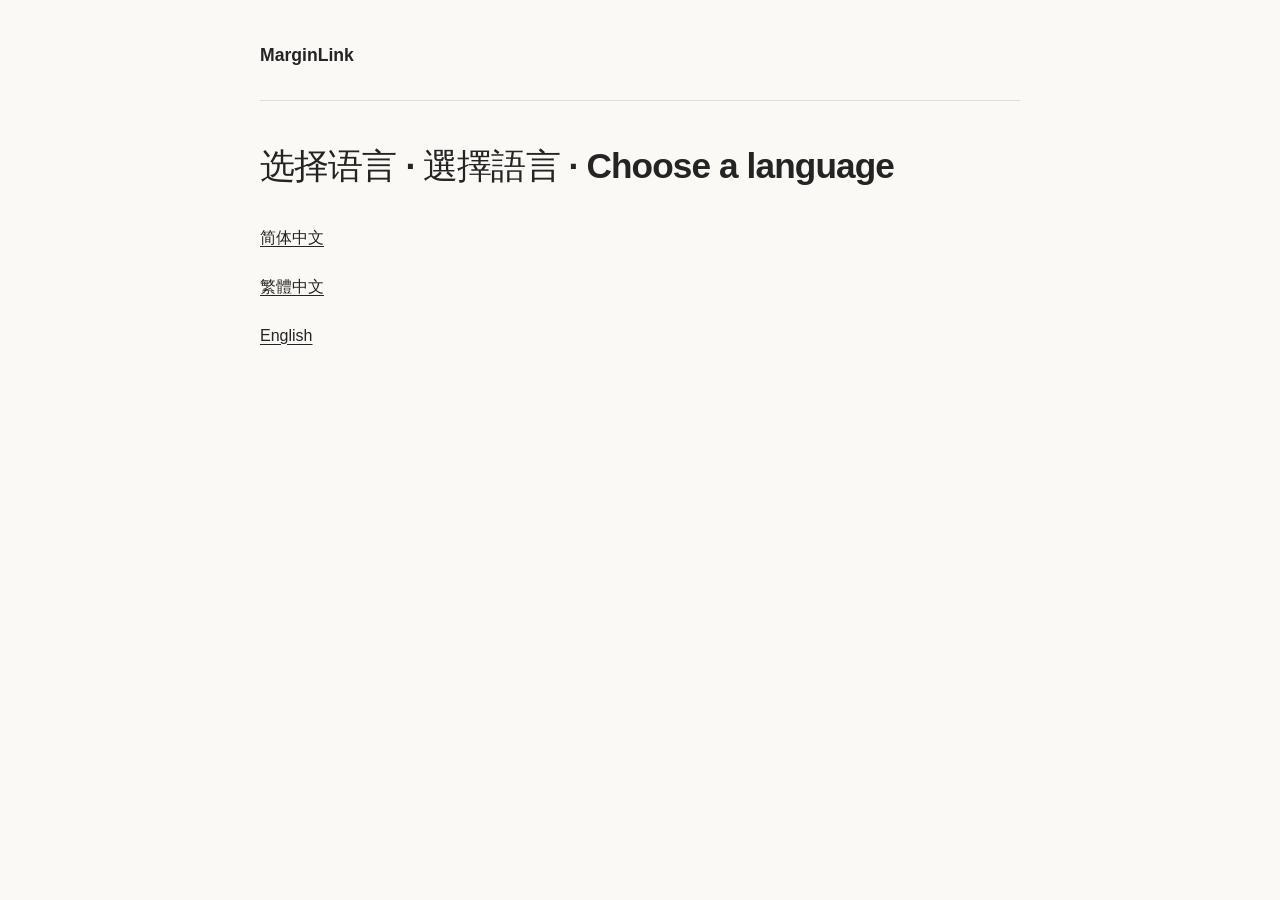
<file: index.html>
<!doctype html>
<html lang="en">
<head>
<meta charset="utf-8">
<meta name="viewport" content="width=device-width, initial-scale=1">
<title>选择语言 · 選擇語言 · Choose a language</title>
<link rel="stylesheet" href="./assets/style.css">
</head>
<body><div class="page"><header><span class="brand">MarginLink</span></header><main id="main"><h1><span lang="zh-Hans">选择语言</span> · <span lang="zh-Hant">選擇語言</span> · <span lang="en">Choose a language</span></h1><ul class="documents"><li><a href="./zh-Hans/" lang="zh-Hans" hreflang="zh-Hans">简体中文</a></li><li><a href="./zh-Hant/" lang="zh-Hant" hreflang="zh-Hant">繁體中文</a></li><li><a href="./en/" lang="en" hreflang="en">English</a></li></ul></main></div></body>
</html>
</file>
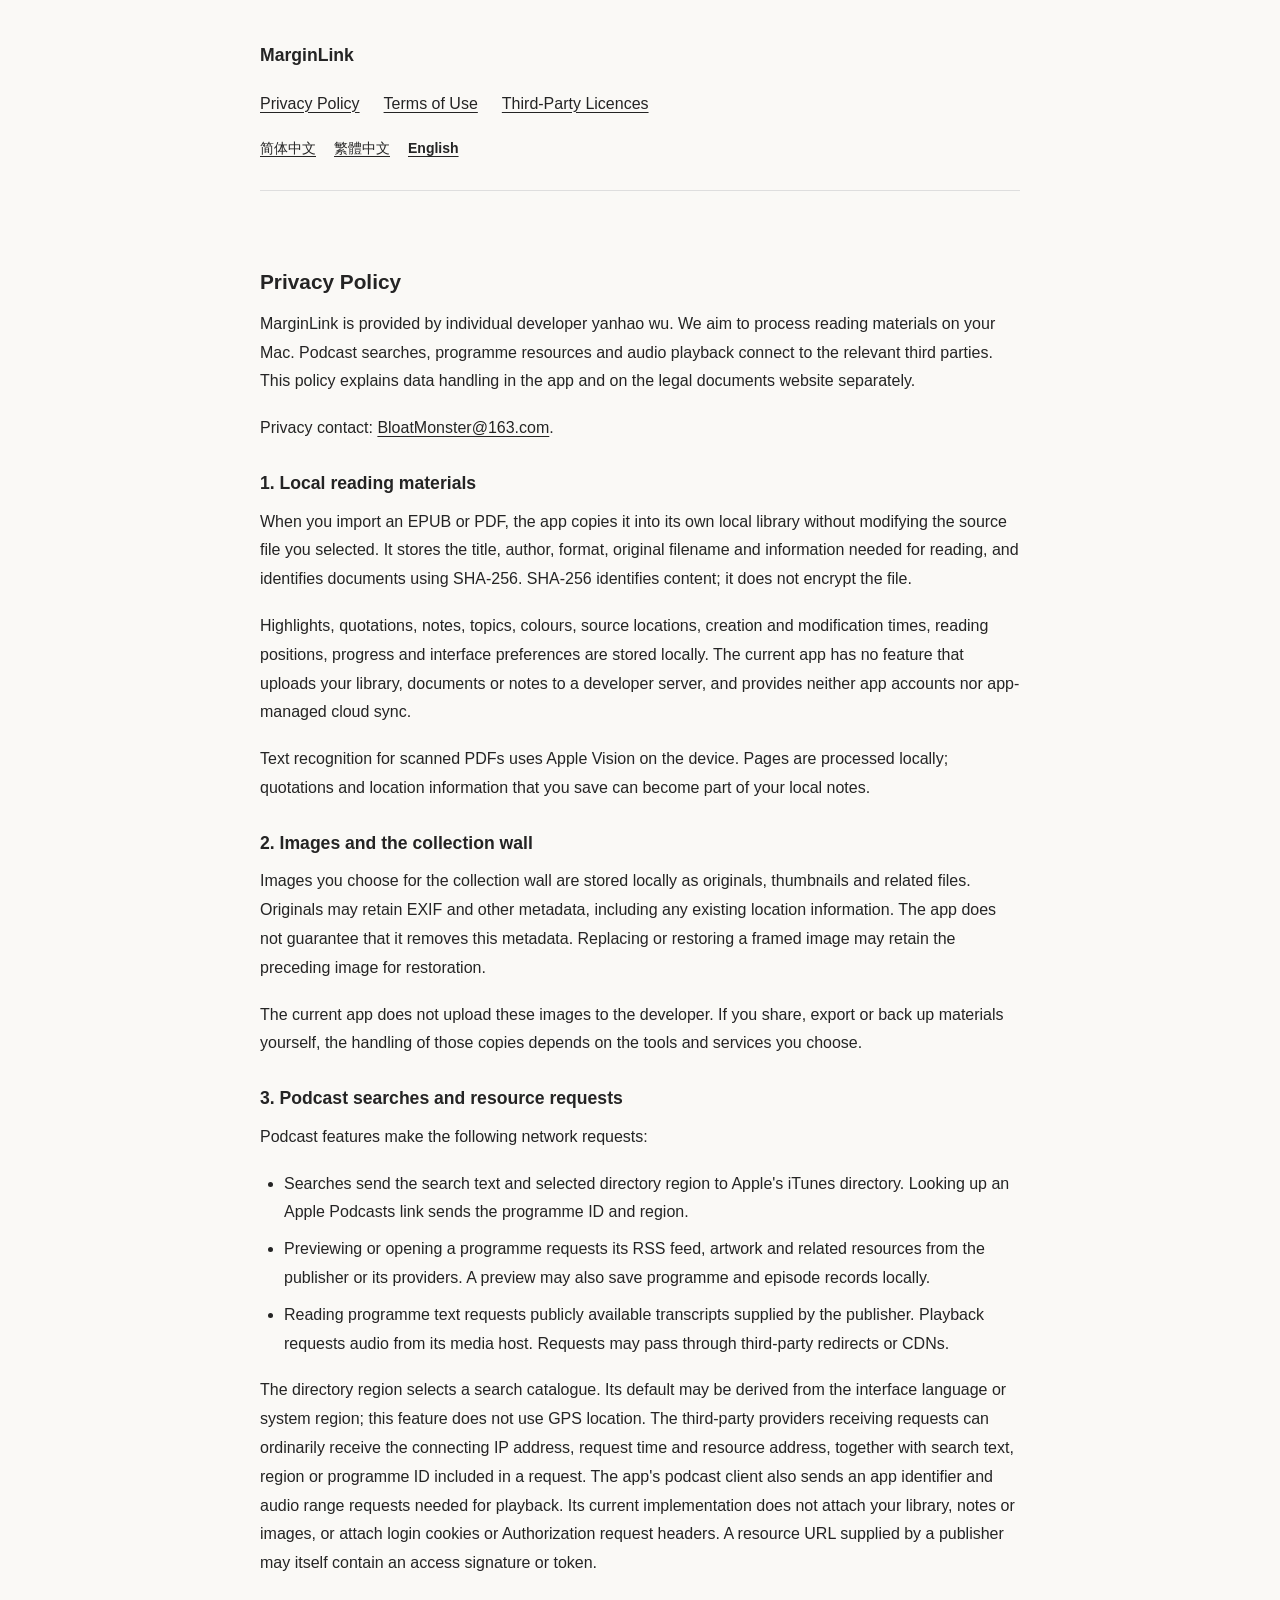
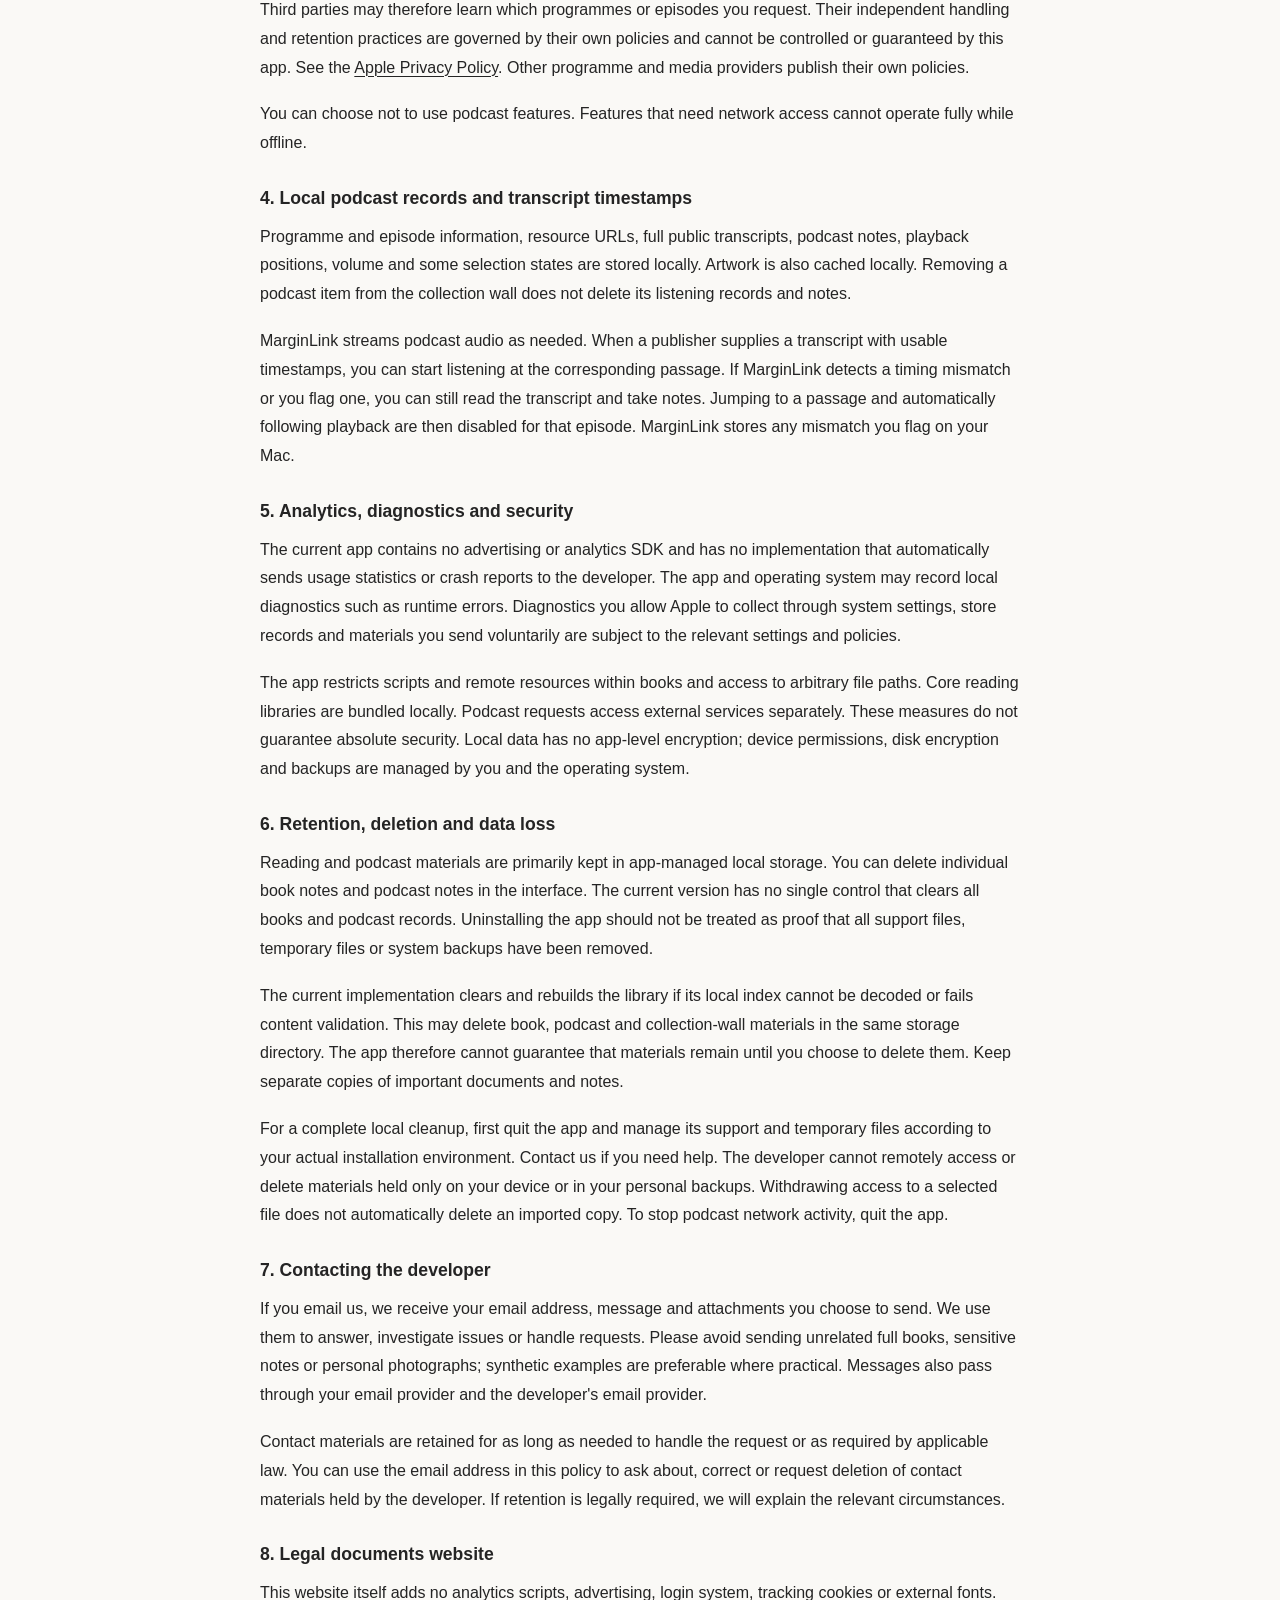
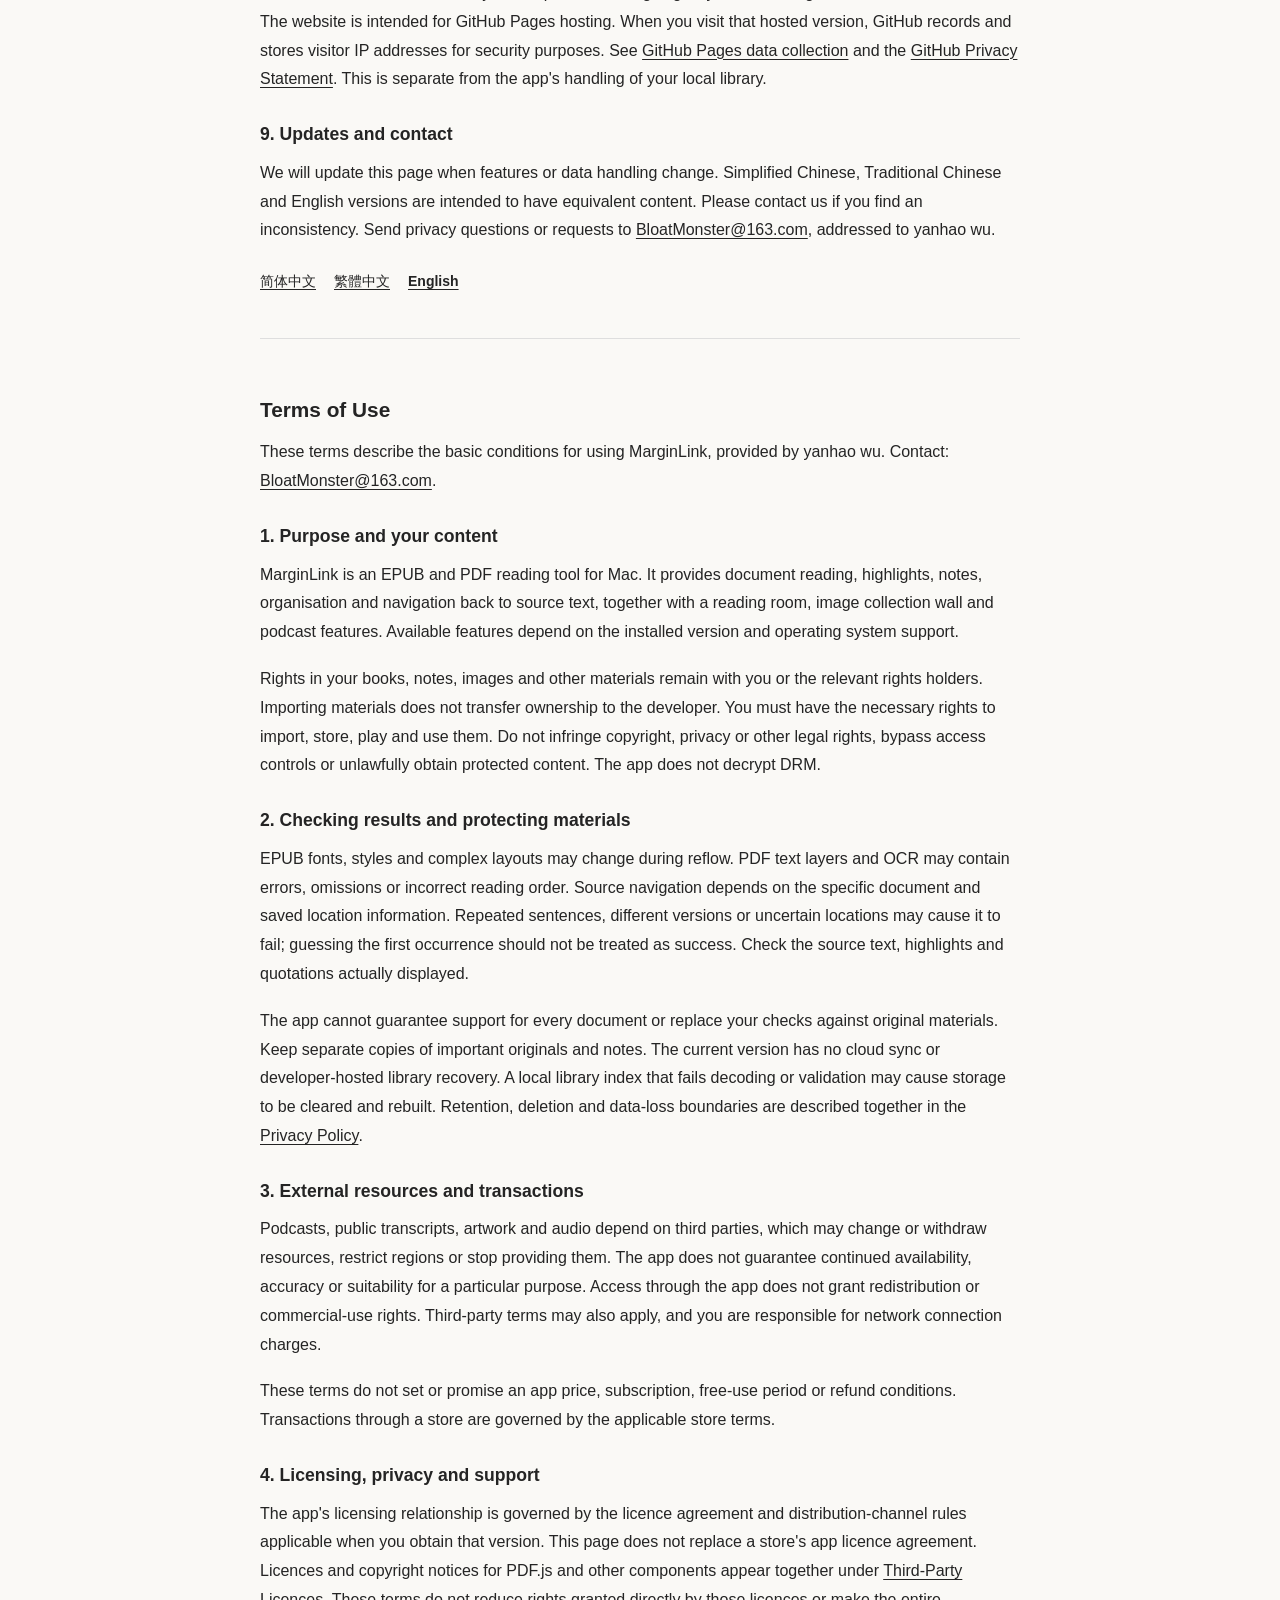
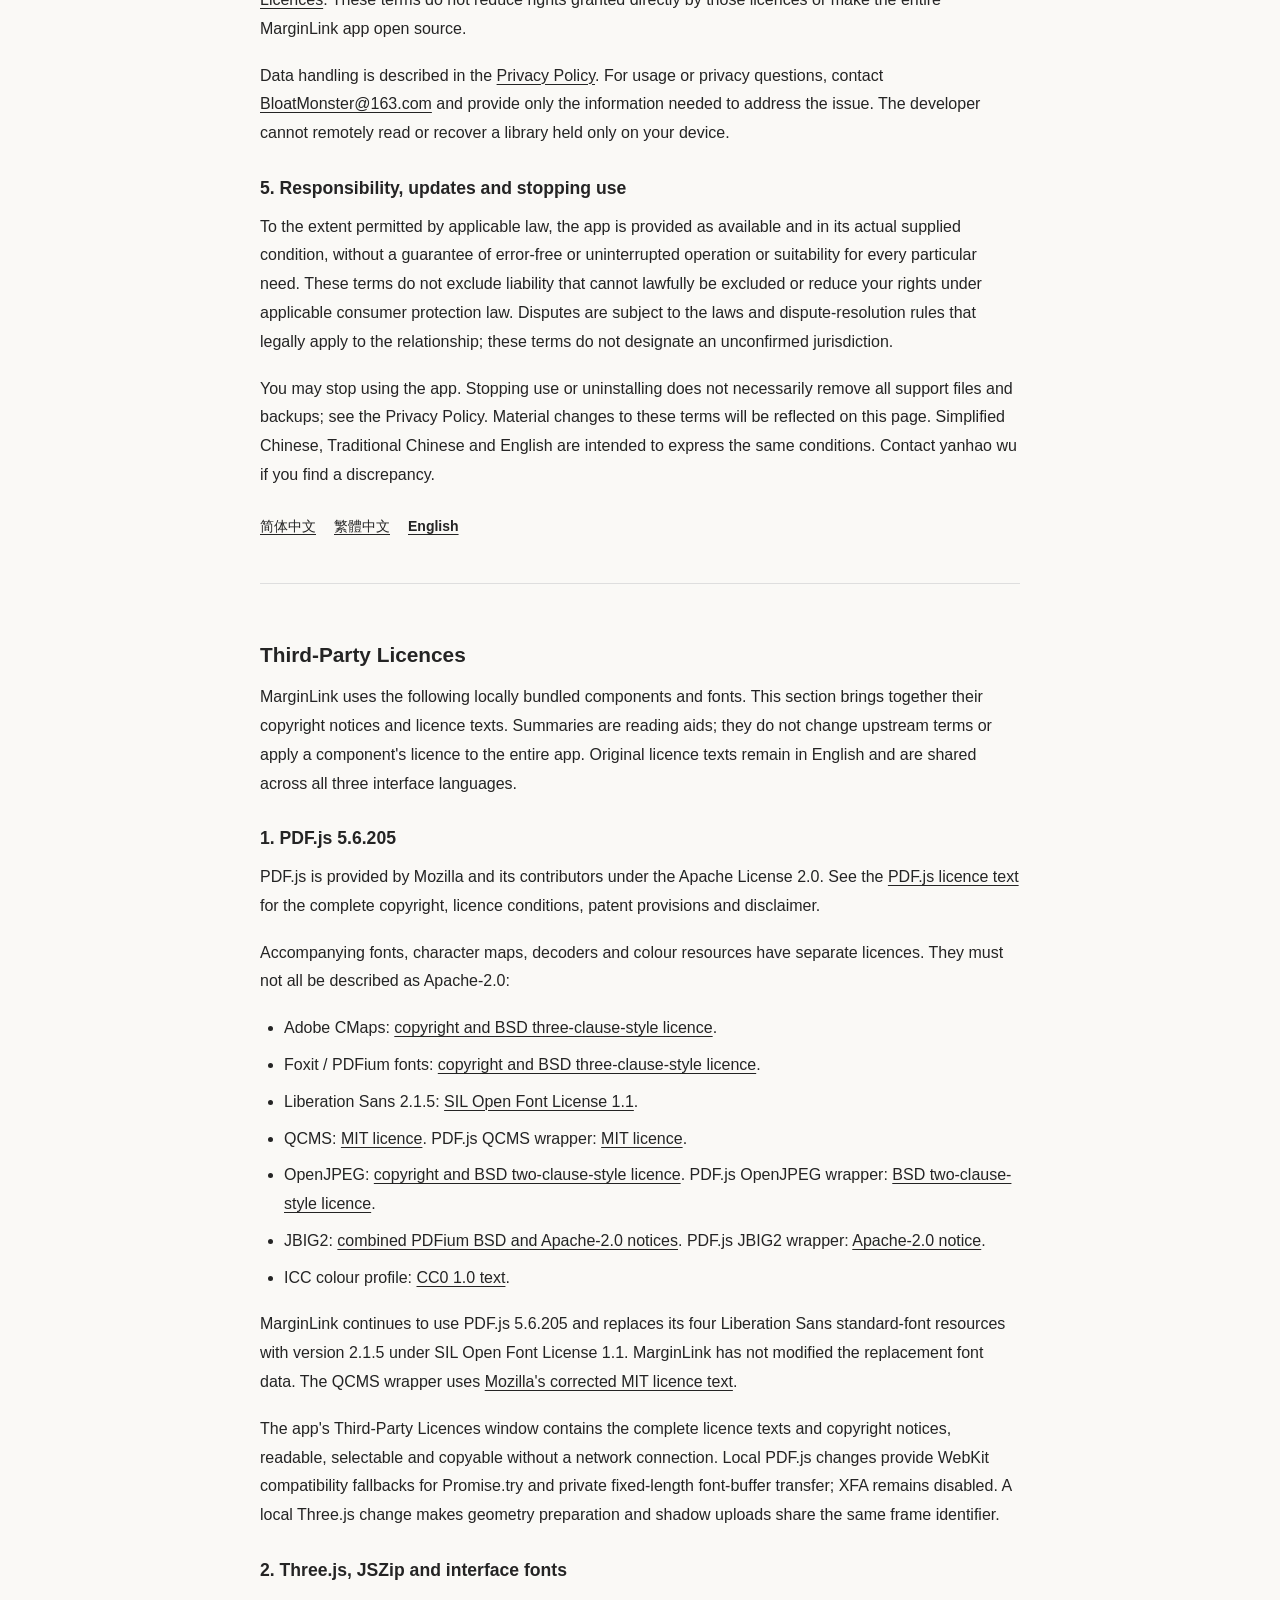
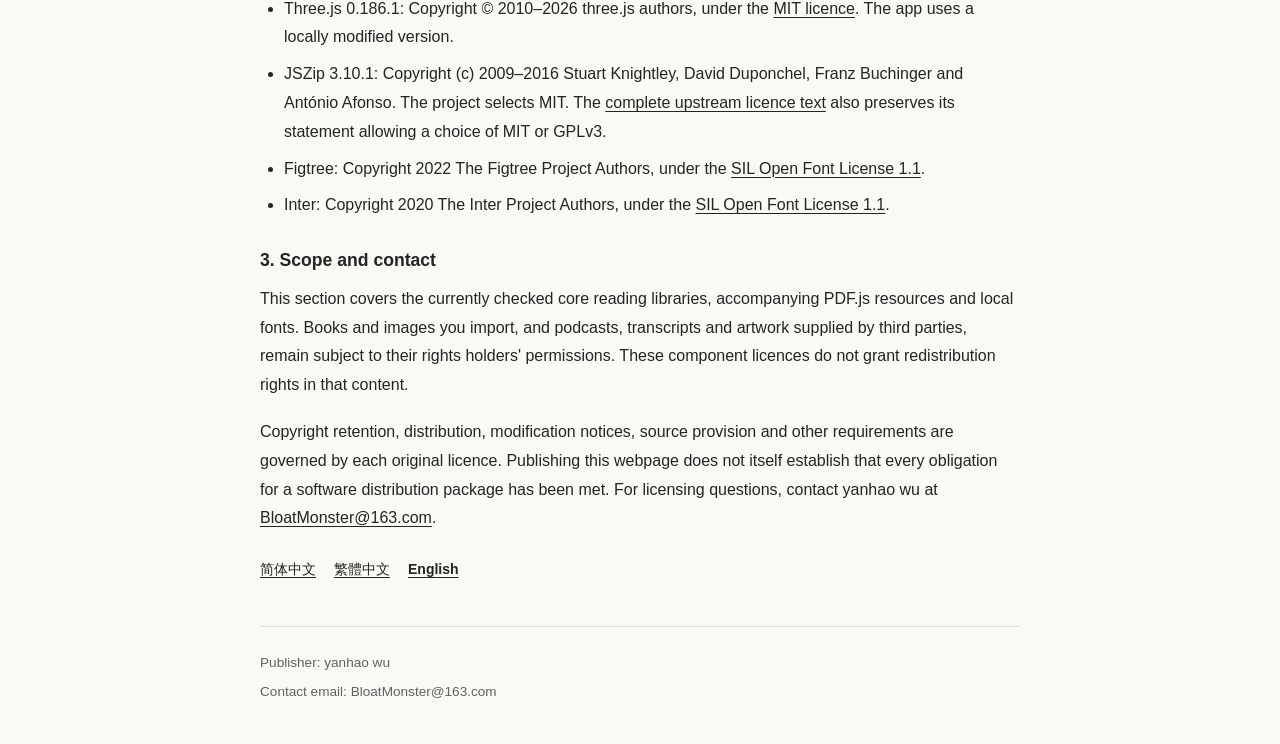
<file: en/index.html>
<!doctype html>
<html lang="en">
<head>
<meta charset="utf-8">
<meta name="viewport" content="width=device-width, initial-scale=1">
<title>MarginLink</title>
<link rel="stylesheet" href="../assets/style.css">
</head>
<body><a class="skip" href="#main">Skip to content</a><div class="page"><header><h1 class="brand"><a href="./">MarginLink</a></h1><nav aria-label="Sections"><a href="#privacy">Privacy Policy</a><a href="#terms">Terms of Use</a><a href="#licenses">Third-Party Licences</a></nav><nav class="languages" aria-label="Language"><a href="../zh-Hans/" lang="zh-Hans" hreflang="zh-Hans">简体中文</a><a href="../zh-Hant/" lang="zh-Hant" hreflang="zh-Hant">繁體中文</a><a href="../en/" lang="en" hreflang="en" aria-current="true">English</a></nav></header><main id="main"><section id="privacy"><h2 id="privacy-policy">Privacy Policy</h2>
<p>MarginLink is provided by individual developer yanhao wu. We aim to process reading materials on your Mac. Podcast searches, programme resources and audio playback connect to the relevant third parties. This policy explains data handling in the app and on the legal documents website separately.</p>
<p>Privacy contact: <a href="mailto:BloatMonster@163.com">BloatMonster@163.com</a>.</p>
<h3 id="1-local-reading-materials">1. Local reading materials</h3>
<p>When you import an EPUB or PDF, the app copies it into its own local library without modifying the source file you selected. It stores the title, author, format, original filename and information needed for reading, and identifies documents using SHA-256. SHA-256 identifies content; it does not encrypt the file.</p>
<p>Highlights, quotations, notes, topics, colours, source locations, creation and modification times, reading positions, progress and interface preferences are stored locally. The current app has no feature that uploads your library, documents or notes to a developer server, and provides neither app accounts nor app-managed cloud sync.</p>
<p>Text recognition for scanned PDFs uses Apple Vision on the device. Pages are processed locally; quotations and location information that you save can become part of your local notes.</p>
<h3 id="2-images-and-the-collection-wall">2. Images and the collection wall</h3>
<p>Images you choose for the collection wall are stored locally as originals, thumbnails and related files. Originals may retain EXIF and other metadata, including any existing location information. The app does not guarantee that it removes this metadata. Replacing or restoring a framed image may retain the preceding image for restoration.</p>
<p>The current app does not upload these images to the developer. If you share, export or back up materials yourself, the handling of those copies depends on the tools and services you choose.</p>
<h3 id="3-podcast-searches-and-resource-requests">3. Podcast searches and resource requests</h3>
<p>Podcast features make the following network requests:</p>
<ul><li>Searches send the search text and selected directory region to Apple&#x27;s iTunes directory. Looking up an Apple Podcasts link sends the programme ID and region.</li><li>Previewing or opening a programme requests its RSS feed, artwork and related resources from the publisher or its providers. A preview may also save programme and episode records locally.</li><li>Reading programme text requests publicly available transcripts supplied by the publisher. Playback requests audio from its media host. Requests may pass through third-party redirects or CDNs.</li></ul>
<p>The directory region selects a search catalogue. Its default may be derived from the interface language or system region; this feature does not use GPS location. The third-party providers receiving requests can ordinarily receive the connecting IP address, request time and resource address, together with search text, region or programme ID included in a request. The app&#x27;s podcast client also sends an app identifier and audio range requests needed for playback. Its current implementation does not attach your library, notes or images, or attach login cookies or Authorization request headers. A resource URL supplied by a publisher may itself contain an access signature or token.</p>
<p>Third parties may therefore learn which programmes or episodes you request. Their independent handling and retention practices are governed by their own policies and cannot be controlled or guaranteed by this app. See the <a href="https://www.apple.com/legal/privacy/">Apple Privacy Policy</a>. Other programme and media providers publish their own policies.</p>
<p>You can choose not to use podcast features. Features that need network access cannot operate fully while offline.</p>
<h3 id="4-local-podcast-records-and-temporary-audio">4. Local podcast records and transcript timestamps</h3>
<p>Programme and episode information, resource URLs, full public transcripts, podcast notes, playback positions, volume and some selection states are stored locally. Artwork is also cached locally. Removing a podcast item from the collection wall does not delete its listening records and notes.</p>
<p>MarginLink streams podcast audio as needed. When a publisher supplies a transcript with usable timestamps, you can start listening at the corresponding passage. If MarginLink detects a timing mismatch or you flag one, you can still read the transcript and take notes. Jumping to a passage and automatically following playback are then disabled for that episode. MarginLink stores any mismatch you flag on your Mac.</p>
<h3 id="5-analytics-diagnostics-and-security">5. Analytics, diagnostics and security</h3>
<p>The current app contains no advertising or analytics SDK and has no implementation that automatically sends usage statistics or crash reports to the developer. The app and operating system may record local diagnostics such as runtime errors. Diagnostics you allow Apple to collect through system settings, store records and materials you send voluntarily are subject to the relevant settings and policies.</p>
<p>The app restricts scripts and remote resources within books and access to arbitrary file paths. Core reading libraries are bundled locally. Podcast requests access external services separately. These measures do not guarantee absolute security. Local data has no app-level encryption; device permissions, disk encryption and backups are managed by you and the operating system.</p>
<h3 id="6-retention-deletion-and-data-loss">6. Retention, deletion and data loss</h3>
<p>Reading and podcast materials are primarily kept in app-managed local storage. You can delete individual book notes and podcast notes in the interface. The current version has no single control that clears all books and podcast records. Uninstalling the app should not be treated as proof that all support files, temporary files or system backups have been removed.</p>
<p>The current implementation clears and rebuilds the library if its local index cannot be decoded or fails content validation. This may delete book, podcast and collection-wall materials in the same storage directory. The app therefore cannot guarantee that materials remain until you choose to delete them. Keep separate copies of important documents and notes.</p>
<p>For a complete local cleanup, first quit the app and manage its support and temporary files according to your actual installation environment. Contact us if you need help. The developer cannot remotely access or delete materials held only on your device or in your personal backups. Withdrawing access to a selected file does not automatically delete an imported copy. To stop podcast network activity, quit the app.</p>
<h3 id="7-contacting-the-developer">7. Contacting the developer</h3>
<p>If you email us, we receive your email address, message and attachments you choose to send. We use them to answer, investigate issues or handle requests. Please avoid sending unrelated full books, sensitive notes or personal photographs; synthetic examples are preferable where practical. Messages also pass through your email provider and the developer&#x27;s email provider.</p>
<p>Contact materials are retained for as long as needed to handle the request or as required by applicable law. You can use the email address in this policy to ask about, correct or request deletion of contact materials held by the developer. If retention is legally required, we will explain the relevant circumstances.</p>
<h3 id="8-legal-documents-website">8. Legal documents website</h3>
<p>This website itself adds no analytics scripts, advertising, login system, tracking cookies or external fonts. The website is intended for GitHub Pages hosting. When you visit that hosted version, GitHub records and stores visitor IP addresses for security purposes. See <a href="https://docs.github.com/en/pages/getting-started-with-github-pages/what-is-github-pages#data-collection">GitHub Pages data collection</a> and the <a href="https://docs.github.com/en/site-policy/privacy-policies/github-general-privacy-statement">GitHub Privacy Statement</a>. This is separate from the app&#x27;s handling of your local library.</p>
<h3 id="9-updates-and-contact">9. Updates and contact</h3>
<p>We will update this page when features or data handling change. Simplified Chinese, Traditional Chinese and English versions are intended to have equivalent content. Please contact us if you find an inconsistency. Send privacy questions or requests to <a href="mailto:BloatMonster@163.com">BloatMonster@163.com</a>, addressed to yanhao wu.</p><nav class="languages" aria-label="Language"><a href="../zh-Hans/#privacy" lang="zh-Hans" hreflang="zh-Hans">简体中文</a><a href="../zh-Hant/#privacy" lang="zh-Hant" hreflang="zh-Hant">繁體中文</a><a href="../en/#privacy" lang="en" hreflang="en" aria-current="true">English</a></nav></section><section id="terms"><h2 id="terms-of-use">Terms of Use</h2>
<p>These terms describe the basic conditions for using MarginLink, provided by yanhao wu. Contact: <a href="mailto:BloatMonster@163.com">BloatMonster@163.com</a>.</p>
<h3 id="1-purpose-and-your-content">1. Purpose and your content</h3>
<p>MarginLink is an EPUB and PDF reading tool for Mac. It provides document reading, highlights, notes, organisation and navigation back to source text, together with a reading room, image collection wall and podcast features. Available features depend on the installed version and operating system support.</p>
<p>Rights in your books, notes, images and other materials remain with you or the relevant rights holders. Importing materials does not transfer ownership to the developer. You must have the necessary rights to import, store, play and use them. Do not infringe copyright, privacy or other legal rights, bypass access controls or unlawfully obtain protected content. The app does not decrypt DRM.</p>
<h3 id="2-checking-results-and-protecting-materials">2. Checking results and protecting materials</h3>
<p>EPUB fonts, styles and complex layouts may change during reflow. PDF text layers and OCR may contain errors, omissions or incorrect reading order. Source navigation depends on the specific document and saved location information. Repeated sentences, different versions or uncertain locations may cause it to fail; guessing the first occurrence should not be treated as success. Check the source text, highlights and quotations actually displayed.</p>
<p>The app cannot guarantee support for every document or replace your checks against original materials. Keep separate copies of important originals and notes. The current version has no cloud sync or developer-hosted library recovery. A local library index that fails decoding or validation may cause storage to be cleared and rebuilt. Retention, deletion and data-loss boundaries are described together in the <a href="#privacy">Privacy Policy</a>.</p>
<h3 id="3-external-resources-and-transactions">3. External resources and transactions</h3>
<p>Podcasts, public transcripts, artwork and audio depend on third parties, which may change or withdraw resources, restrict regions or stop providing them. The app does not guarantee continued availability, accuracy or suitability for a particular purpose. Access through the app does not grant redistribution or commercial-use rights. Third-party terms may also apply, and you are responsible for network connection charges.</p>
<p>These terms do not set or promise an app price, subscription, free-use period or refund conditions. Transactions through a store are governed by the applicable store terms.</p>
<h3 id="4-licensing-privacy-and-support">4. Licensing, privacy and support</h3>
<p>The app&#x27;s licensing relationship is governed by the licence agreement and distribution-channel rules applicable when you obtain that version. This page does not replace a store&#x27;s app licence agreement. Licences and copyright notices for PDF.js and other components appear together under <a href="#licenses">Third-Party Licences</a>. These terms do not reduce rights granted directly by those licences or make the entire MarginLink app open source.</p>
<p>Data handling is described in the <a href="#privacy">Privacy Policy</a>. For usage or privacy questions, contact <a href="mailto:BloatMonster@163.com">BloatMonster@163.com</a> and provide only the information needed to address the issue. The developer cannot remotely read or recover a library held only on your device.</p>
<h3 id="5-responsibility-updates-and-stopping-use">5. Responsibility, updates and stopping use</h3>
<p>To the extent permitted by applicable law, the app is provided as available and in its actual supplied condition, without a guarantee of error-free or uninterrupted operation or suitability for every particular need. These terms do not exclude liability that cannot lawfully be excluded or reduce your rights under applicable consumer protection law. Disputes are subject to the laws and dispute-resolution rules that legally apply to the relationship; these terms do not designate an unconfirmed jurisdiction.</p>
<p>You may stop using the app. Stopping use or uninstalling does not necessarily remove all support files and backups; see the Privacy Policy. Material changes to these terms will be reflected on this page. Simplified Chinese, Traditional Chinese and English are intended to express the same conditions. Contact yanhao wu if you find a discrepancy.</p><nav class="languages" aria-label="Language"><a href="../zh-Hans/#terms" lang="zh-Hans" hreflang="zh-Hans">简体中文</a><a href="../zh-Hant/#terms" lang="zh-Hant" hreflang="zh-Hant">繁體中文</a><a href="../en/#terms" lang="en" hreflang="en" aria-current="true">English</a></nav></section><section id="licenses"><h2 id="third-party-licences">Third-Party Licences</h2>
<p>MarginLink uses the following locally bundled components and fonts. This section brings together their copyright notices and licence texts. Summaries are reading aids; they do not change upstream terms or apply a component&#x27;s licence to the entire app. Original licence texts remain in English and are shared across all three interface languages.</p>
<h3 id="1-pdfjs-56205">1. PDF.js 5.6.205</h3>
<p>PDF.js is provided by Mozilla and its contributors under the Apache License 2.0. See the <a href="../assets/licenses/pdfjs/LICENSE.txt">PDF.js licence text</a> for the complete copyright, licence conditions, patent provisions and disclaimer.</p>
<p>Accompanying fonts, character maps, decoders and colour resources have separate licences. They must not all be described as Apache-2.0:</p>
<ul><li>Adobe CMaps: <a href="../assets/licenses/pdfjs/cmaps/LICENSE.txt">copyright and BSD three-clause-style licence</a>.</li><li>Foxit / PDFium fonts: <a href="../assets/licenses/pdfjs/standard-fonts/LICENSE_FOXIT.txt">copyright and BSD three-clause-style licence</a>.</li><li>Liberation Sans 2.1.5: <a href="../assets/licenses/pdfjs/standard-fonts/LICENSE_LIBERATION.txt">SIL Open Font License 1.1</a>.</li><li>QCMS: <a href="../assets/licenses/pdfjs/wasm/LICENSE_QCMS.txt">MIT licence</a>. PDF.js QCMS wrapper: <a href="../assets/licenses/pdfjs/wasm/LICENSE_PDFJS_QCMS.txt">MIT licence</a>.</li><li>OpenJPEG: <a href="../assets/licenses/pdfjs/wasm/LICENSE_OPENJPEG.txt">copyright and BSD two-clause-style licence</a>. PDF.js OpenJPEG wrapper: <a href="../assets/licenses/pdfjs/wasm/LICENSE_PDFJS_OPENJPEG.txt">BSD two-clause-style licence</a>.</li><li>JBIG2: <a href="../assets/licenses/pdfjs/wasm/LICENSE_JBIG2.txt">combined PDFium BSD and Apache-2.0 notices</a>. PDF.js JBIG2 wrapper: <a href="../assets/licenses/pdfjs/wasm/LICENSE_PDFJS_JBIG2.txt">Apache-2.0 notice</a>.</li><li>ICC colour profile: <a href="../assets/licenses/pdfjs/iccs/LICENSE.txt">CC0 1.0 text</a>.</li></ul>
<p>MarginLink continues to use PDF.js 5.6.205 and replaces its four Liberation Sans standard-font resources with version 2.1.5 under SIL Open Font License 1.1. MarginLink has not modified the replacement font data. The QCMS wrapper uses <a href="https://github.com/mozilla/pdf.js/pull/21747">Mozilla&#x27;s corrected MIT licence text</a>.</p>
<p>The app&#x27;s Third-Party Licences window contains the complete licence texts and copyright notices, readable, selectable and copyable without a network connection. Local PDF.js changes provide WebKit compatibility fallbacks for Promise.try and private fixed-length font-buffer transfer; XFA remains disabled. A local Three.js change makes geometry preparation and shadow uploads share the same frame identifier.</p>
<h3 id="2-threejs-jszip-and-interface-fonts">2. Three.js, JSZip and interface fonts</h3>
<ul><li>Three.js 0.186.1: Copyright © 2010–2026 three.js authors, under the <a href="../assets/licenses/three/LICENSE.txt">MIT licence</a>. The app uses a locally modified version.</li><li>JSZip 3.10.1: Copyright (c) 2009–2016 Stuart Knightley, David Duponchel, Franz Buchinger and António Afonso. The project selects MIT. The <a href="../assets/licenses/jszip/LICENSE.txt">complete upstream licence text</a> also preserves its statement allowing a choice of MIT or GPLv3.</li><li>Figtree: Copyright 2022 The Figtree Project Authors, under the <a href="../assets/licenses/fonts/figtree-OFL.txt">SIL Open Font License 1.1</a>.</li><li>Inter: Copyright 2020 The Inter Project Authors, under the <a href="../assets/licenses/fonts/inter-OFL.txt">SIL Open Font License 1.1</a>.</li></ul>
<h3 id="3-scope-and-contact">3. Scope and contact</h3>
<p>This section covers the currently checked core reading libraries, accompanying PDF.js resources and local fonts. Books and images you import, and podcasts, transcripts and artwork supplied by third parties, remain subject to their rights holders&#x27; permissions. These component licences do not grant redistribution rights in that content.</p>
<p>Copyright retention, distribution, modification notices, source provision and other requirements are governed by each original licence. Publishing this webpage does not itself establish that every obligation for a software distribution package has been met. For licensing questions, contact yanhao wu at <a href="mailto:BloatMonster@163.com">BloatMonster@163.com</a>.</p><nav class="languages" aria-label="Language"><a href="../zh-Hans/#licenses" lang="zh-Hans" hreflang="zh-Hans">简体中文</a><a href="../zh-Hant/#licenses" lang="zh-Hant" hreflang="zh-Hant">繁體中文</a><a href="../en/#licenses" lang="en" hreflang="en" aria-current="true">English</a></nav></section></main><footer><p>Publisher: yanhao wu</p><p>Contact email: BloatMonster@163.com</p></footer></div></body>
</html>
</file>
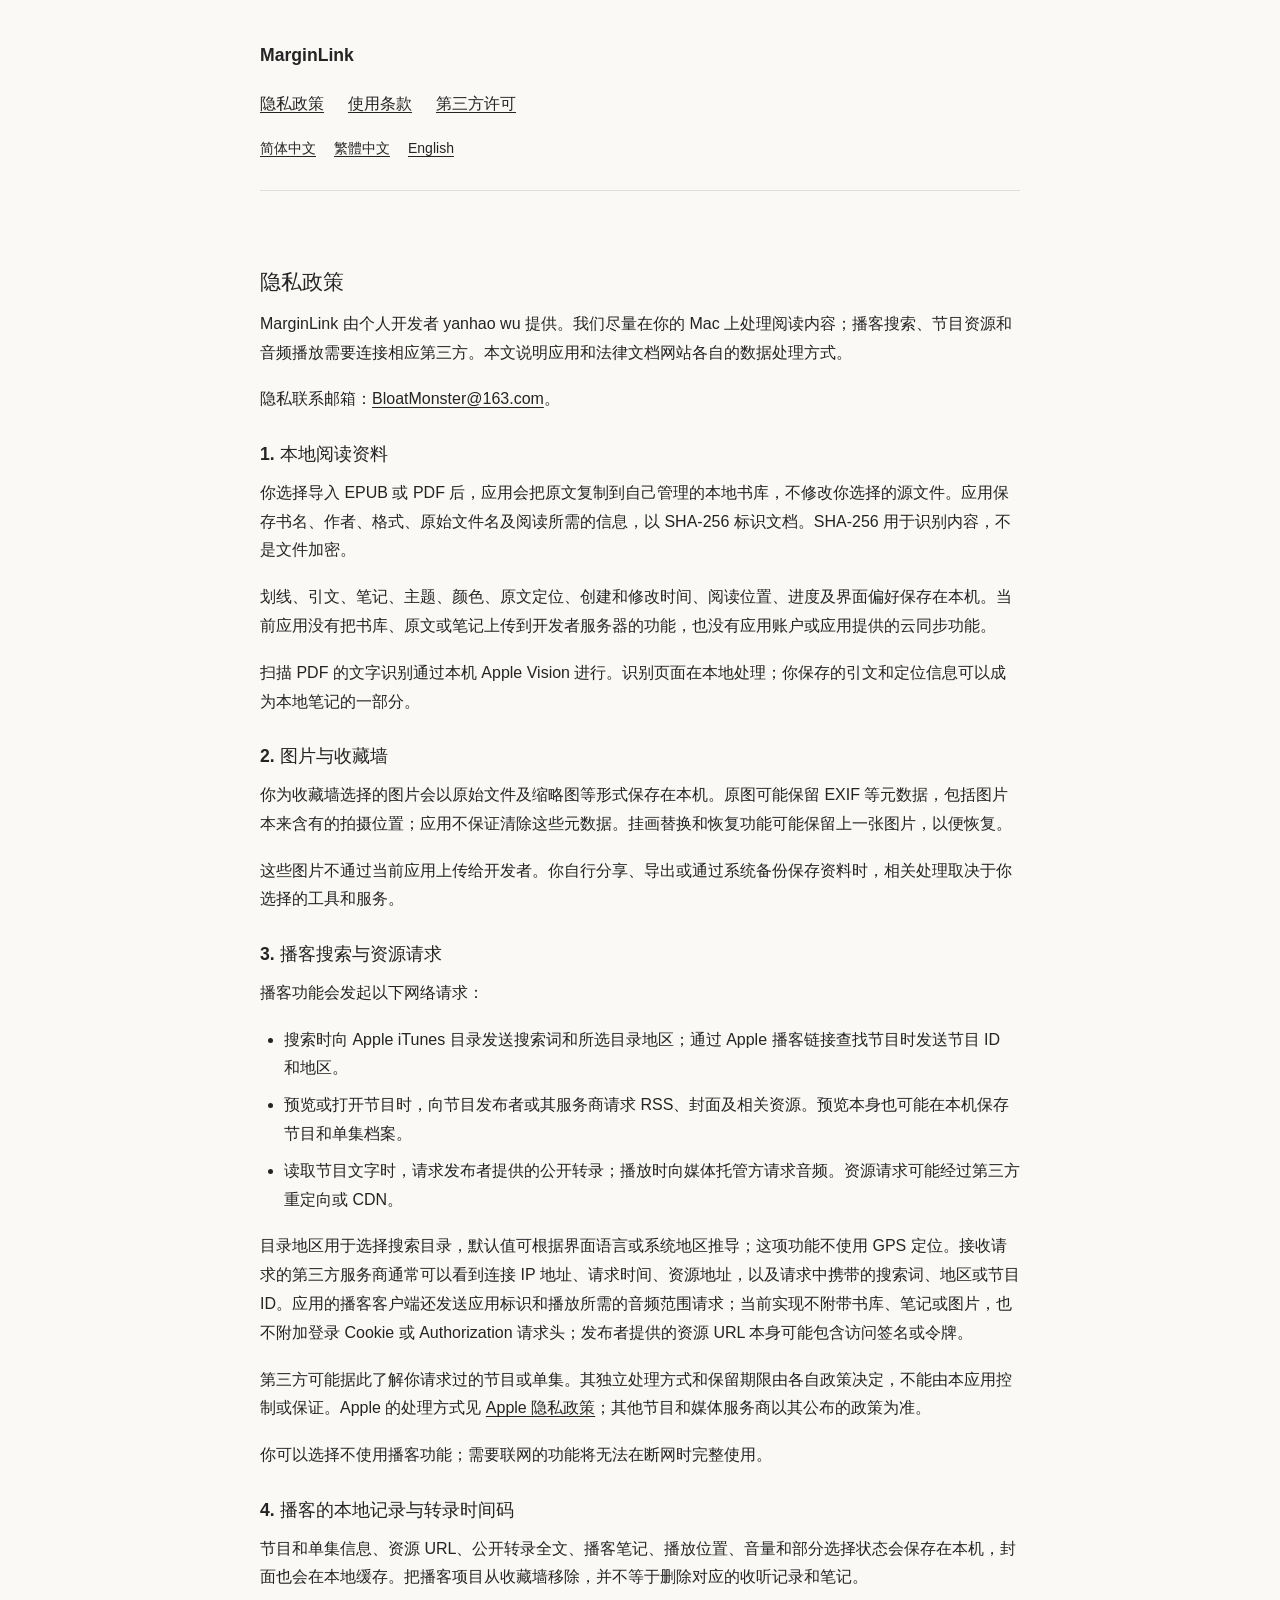
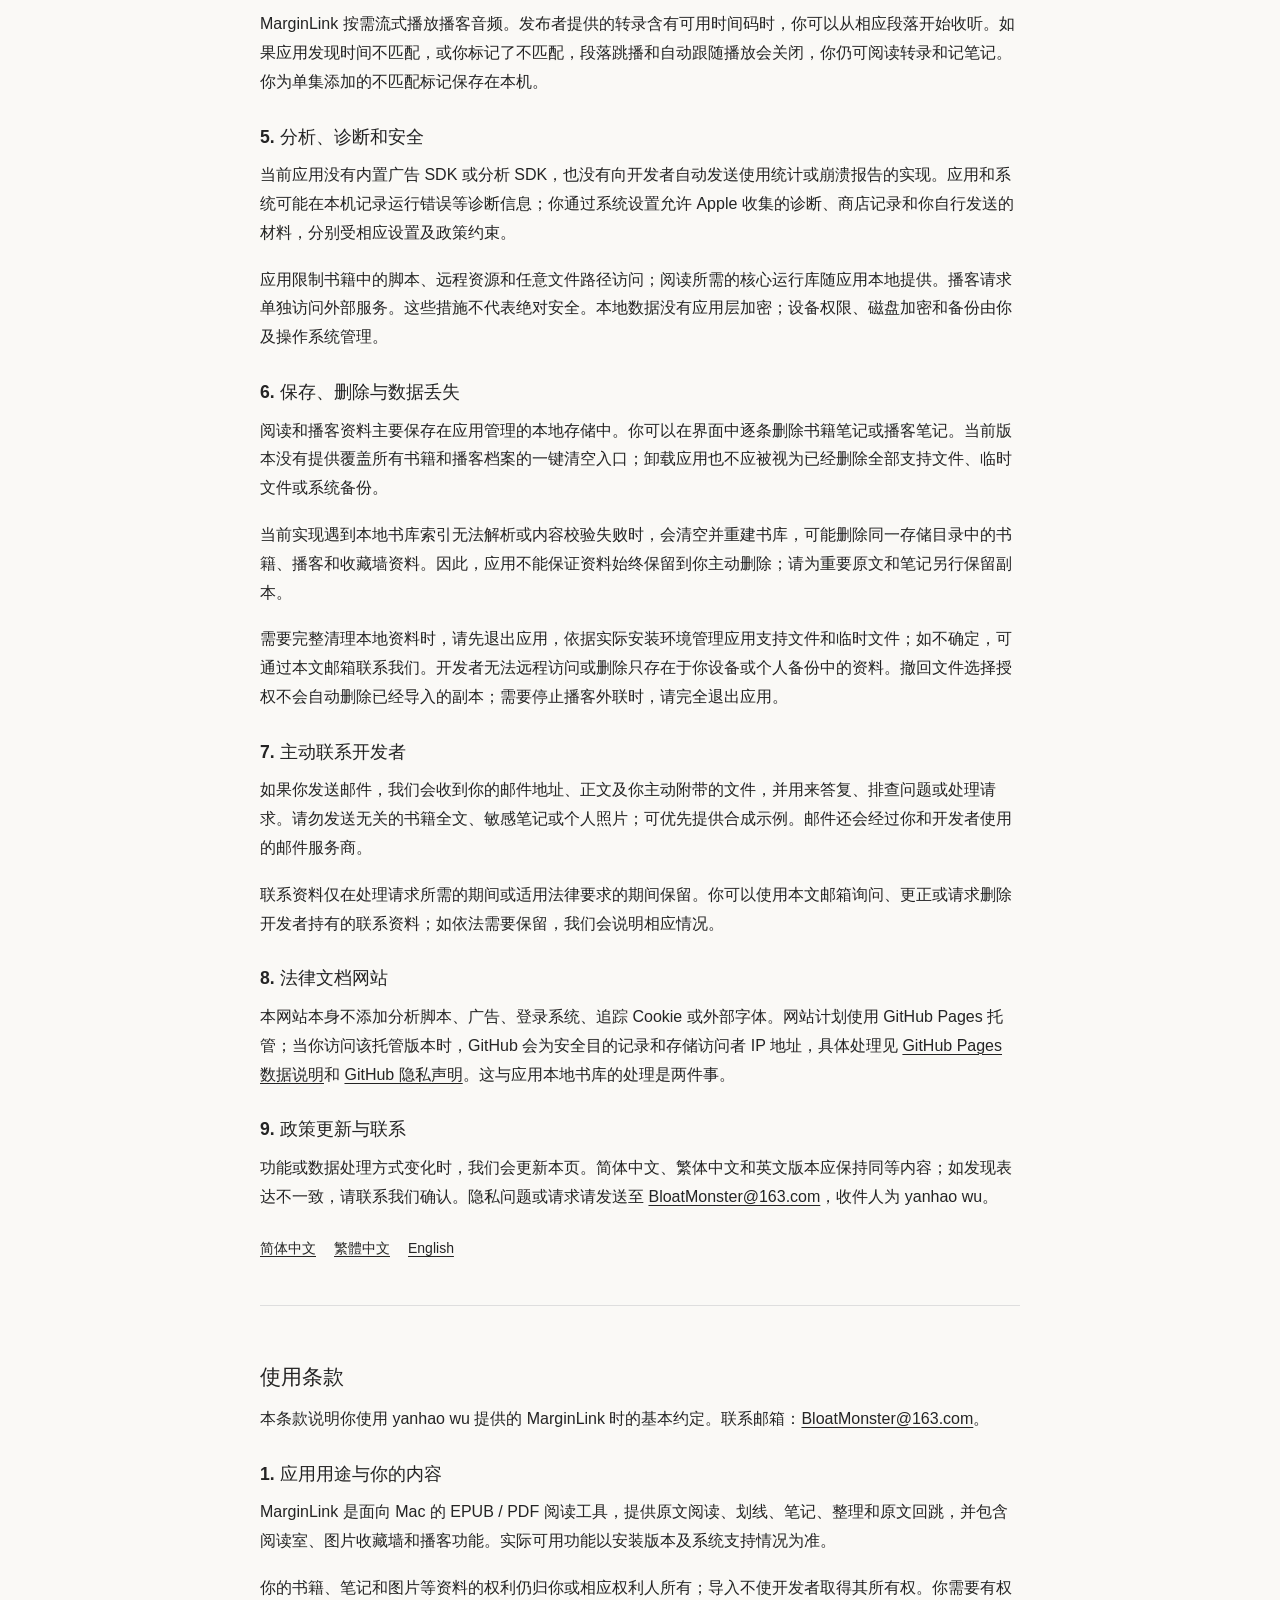
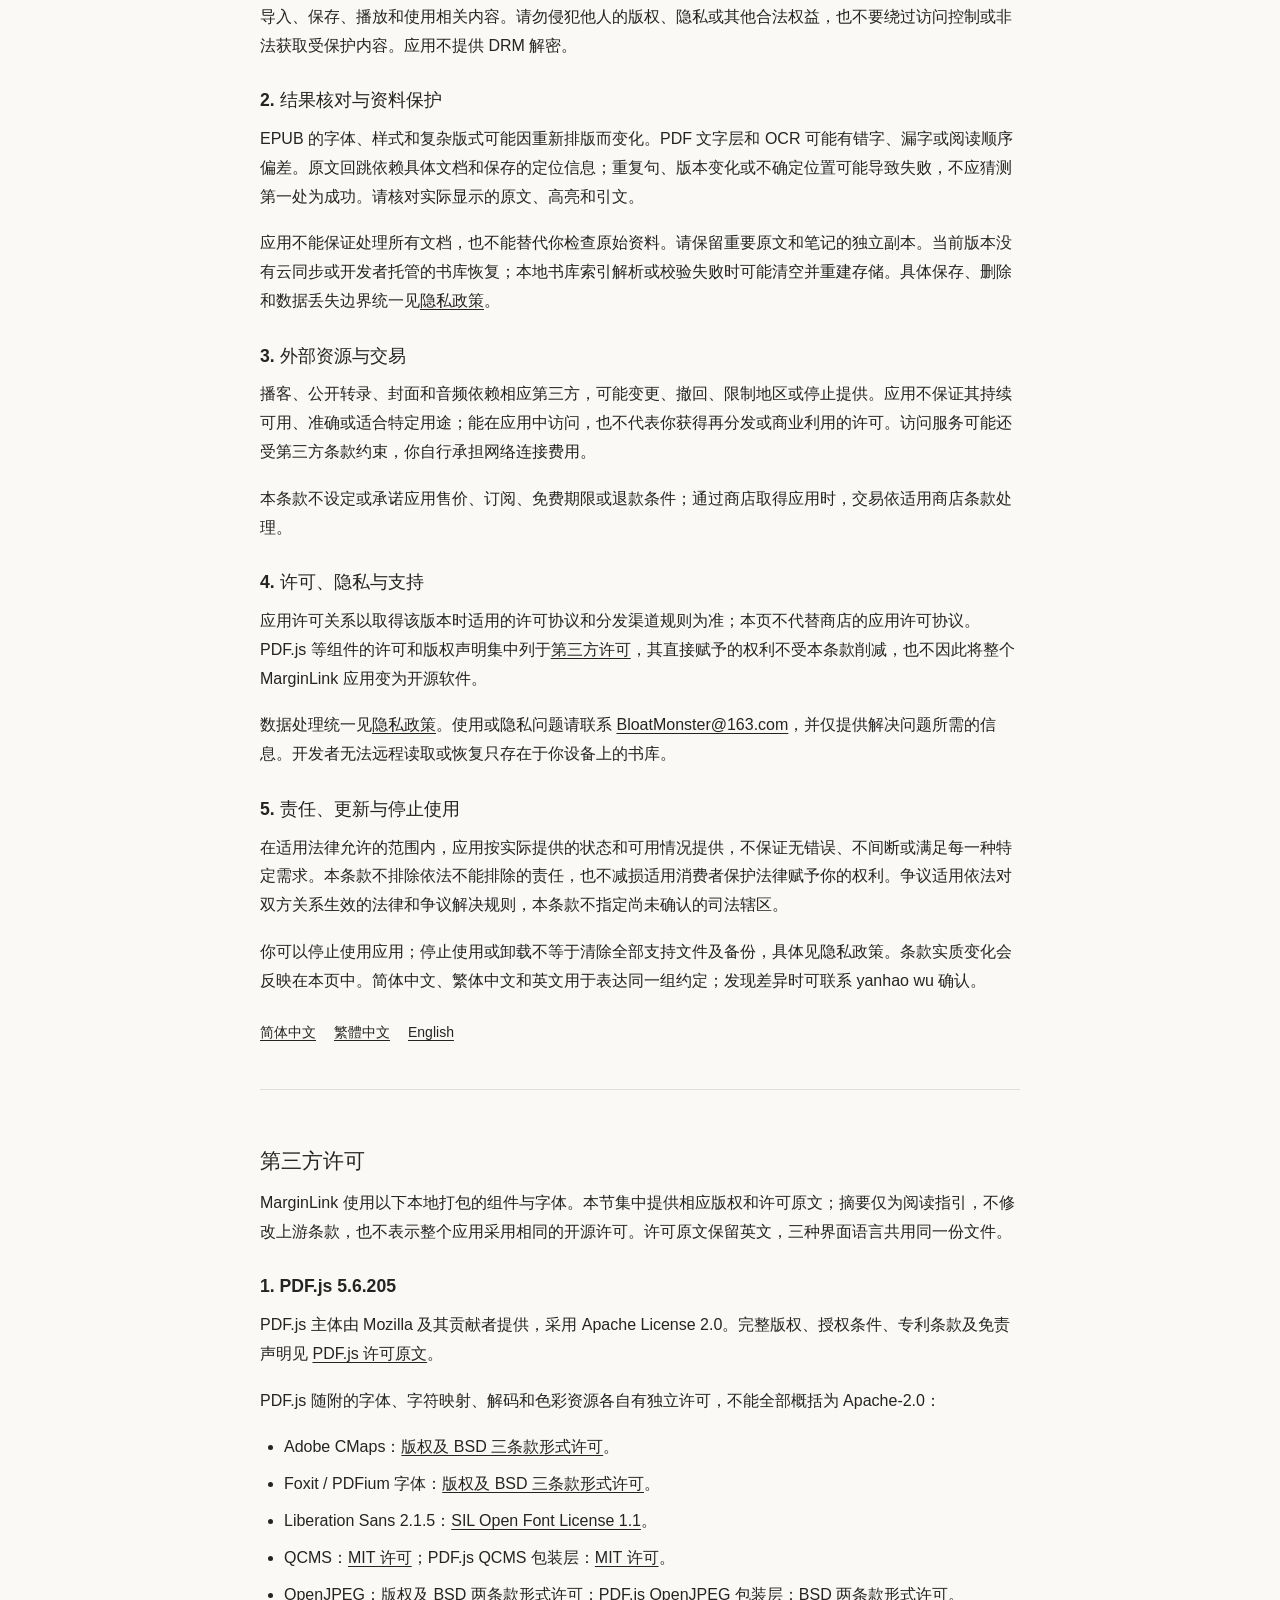
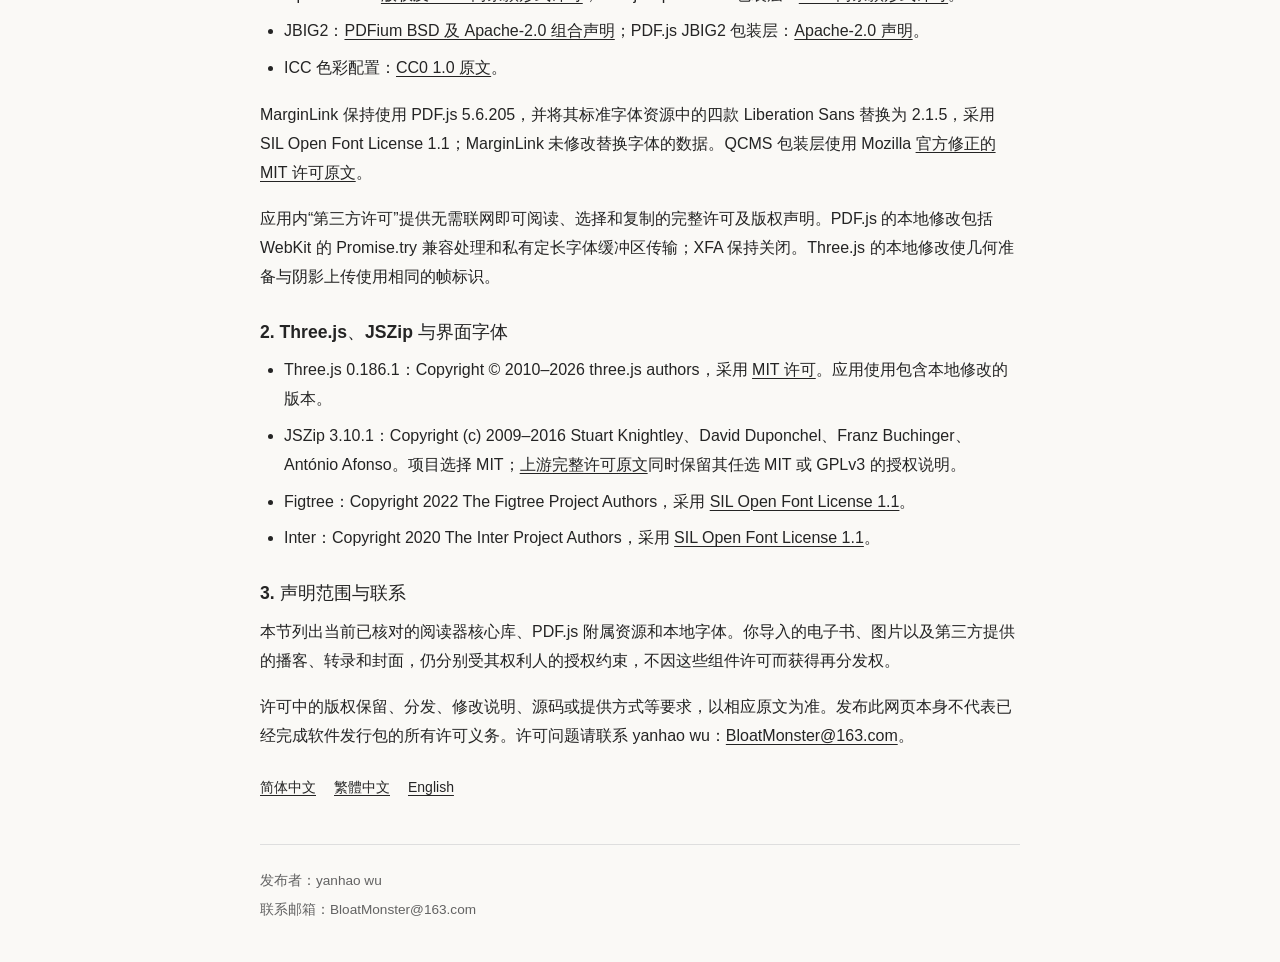
<file: zh-Hans/index.html>
<!doctype html>
<html lang="zh-Hans">
<head>
<meta charset="utf-8">
<meta name="viewport" content="width=device-width, initial-scale=1">
<title>MarginLink</title>
<link rel="stylesheet" href="../assets/style.css">
</head>
<body><a class="skip" href="#main">跳至正文</a><div class="page"><header><h1 class="brand"><a href="./">MarginLink</a></h1><nav aria-label="内容导航"><a href="#privacy">隐私政策</a><a href="#terms">使用条款</a><a href="#licenses">第三方许可</a></nav><nav class="languages" aria-label="语言"><a href="../zh-Hans/" lang="zh-Hans" hreflang="zh-Hans" aria-current="true">简体中文</a><a href="../zh-Hant/" lang="zh-Hant" hreflang="zh-Hant">繁體中文</a><a href="../en/" lang="en" hreflang="en">English</a></nav></header><main id="main"><section id="privacy"><h2 id="隐私政策">隐私政策</h2>
<p>MarginLink 由个人开发者 yanhao wu 提供。我们尽量在你的 Mac 上处理阅读内容；播客搜索、节目资源和音频播放需要连接相应第三方。本文说明应用和法律文档网站各自的数据处理方式。</p>
<p>隐私联系邮箱：<a href="mailto:BloatMonster@163.com">BloatMonster@163.com</a>。</p>
<h3 id="1-本地阅读资料">1. 本地阅读资料</h3>
<p>你选择导入 EPUB 或 PDF 后，应用会把原文复制到自己管理的本地书库，不修改你选择的源文件。应用保存书名、作者、格式、原始文件名及阅读所需的信息，以 SHA-256 标识文档。SHA-256 用于识别内容，不是文件加密。</p>
<p>划线、引文、笔记、主题、颜色、原文定位、创建和修改时间、阅读位置、进度及界面偏好保存在本机。当前应用没有把书库、原文或笔记上传到开发者服务器的功能，也没有应用账户或应用提供的云同步功能。</p>
<p>扫描 PDF 的文字识别通过本机 Apple Vision 进行。识别页面在本地处理；你保存的引文和定位信息可以成为本地笔记的一部分。</p>
<h3 id="2-图片与收藏墙">2. 图片与收藏墙</h3>
<p>你为收藏墙选择的图片会以原始文件及缩略图等形式保存在本机。原图可能保留 EXIF 等元数据，包括图片本来含有的拍摄位置；应用不保证清除这些元数据。挂画替换和恢复功能可能保留上一张图片，以便恢复。</p>
<p>这些图片不通过当前应用上传给开发者。你自行分享、导出或通过系统备份保存资料时，相关处理取决于你选择的工具和服务。</p>
<h3 id="3-播客搜索与资源请求">3. 播客搜索与资源请求</h3>
<p>播客功能会发起以下网络请求：</p>
<ul><li>搜索时向 Apple iTunes 目录发送搜索词和所选目录地区；通过 Apple 播客链接查找节目时发送节目 ID 和地区。</li><li>预览或打开节目时，向节目发布者或其服务商请求 RSS、封面及相关资源。预览本身也可能在本机保存节目和单集档案。</li><li>读取节目文字时，请求发布者提供的公开转录；播放时向媒体托管方请求音频。资源请求可能经过第三方重定向或 CDN。</li></ul>
<p>目录地区用于选择搜索目录，默认值可根据界面语言或系统地区推导；这项功能不使用 GPS 定位。接收请求的第三方服务商通常可以看到连接 IP 地址、请求时间、资源地址，以及请求中携带的搜索词、地区或节目 ID。应用的播客客户端还发送应用标识和播放所需的音频范围请求；当前实现不附带书库、笔记或图片，也不附加登录 Cookie 或 Authorization 请求头；发布者提供的资源 URL 本身可能包含访问签名或令牌。</p>
<p>第三方可能据此了解你请求过的节目或单集。其独立处理方式和保留期限由各自政策决定，不能由本应用控制或保证。Apple 的处理方式见 <a href="https://www.apple.com/legal/privacy/">Apple 隐私政策</a>；其他节目和媒体服务商以其公布的政策为准。</p>
<p>你可以选择不使用播客功能；需要联网的功能将无法在断网时完整使用。</p>
<h3 id="4-播客的本地记录与临时音频">4. 播客的本地记录与转录时间码</h3>
<p>节目和单集信息、资源 URL、公开转录全文、播客笔记、播放位置、音量和部分选择状态会保存在本机，封面也会在本地缓存。把播客项目从收藏墙移除，并不等于删除对应的收听记录和笔记。</p>
<p>MarginLink 按需流式播放播客音频。发布者提供的转录含有可用时间码时，你可以从相应段落开始收听。如果应用发现时间不匹配，或你标记了不匹配，段落跳播和自动跟随播放会关闭，你仍可阅读转录和记笔记。你为单集添加的不匹配标记保存在本机。</p>
<h3 id="5-分析诊断和安全">5. 分析、诊断和安全</h3>
<p>当前应用没有内置广告 SDK 或分析 SDK，也没有向开发者自动发送使用统计或崩溃报告的实现。应用和系统可能在本机记录运行错误等诊断信息；你通过系统设置允许 Apple 收集的诊断、商店记录和你自行发送的材料，分别受相应设置及政策约束。</p>
<p>应用限制书籍中的脚本、远程资源和任意文件路径访问；阅读所需的核心运行库随应用本地提供。播客请求单独访问外部服务。这些措施不代表绝对安全。本地数据没有应用层加密；设备权限、磁盘加密和备份由你及操作系统管理。</p>
<h3 id="6-保存删除与数据丢失">6. 保存、删除与数据丢失</h3>
<p>阅读和播客资料主要保存在应用管理的本地存储中。你可以在界面中逐条删除书籍笔记或播客笔记。当前版本没有提供覆盖所有书籍和播客档案的一键清空入口；卸载应用也不应被视为已经删除全部支持文件、临时文件或系统备份。</p>
<p>当前实现遇到本地书库索引无法解析或内容校验失败时，会清空并重建书库，可能删除同一存储目录中的书籍、播客和收藏墙资料。因此，应用不能保证资料始终保留到你主动删除；请为重要原文和笔记另行保留副本。</p>
<p>需要完整清理本地资料时，请先退出应用，依据实际安装环境管理应用支持文件和临时文件；如不确定，可通过本文邮箱联系我们。开发者无法远程访问或删除只存在于你设备或个人备份中的资料。撤回文件选择授权不会自动删除已经导入的副本；需要停止播客外联时，请完全退出应用。</p>
<h3 id="7-主动联系开发者">7. 主动联系开发者</h3>
<p>如果你发送邮件，我们会收到你的邮件地址、正文及你主动附带的文件，并用来答复、排查问题或处理请求。请勿发送无关的书籍全文、敏感笔记或个人照片；可优先提供合成示例。邮件还会经过你和开发者使用的邮件服务商。</p>
<p>联系资料仅在处理请求所需的期间或适用法律要求的期间保留。你可以使用本文邮箱询问、更正或请求删除开发者持有的联系资料；如依法需要保留，我们会说明相应情况。</p>
<h3 id="8-法律文档网站">8. 法律文档网站</h3>
<p>本网站本身不添加分析脚本、广告、登录系统、追踪 Cookie 或外部字体。网站计划使用 GitHub Pages 托管；当你访问该托管版本时，GitHub 会为安全目的记录和存储访问者 IP 地址，具体处理见 <a href="https://docs.github.com/en/pages/getting-started-with-github-pages/what-is-github-pages#data-collection">GitHub Pages 数据说明</a>和 <a href="https://docs.github.com/en/site-policy/privacy-policies/github-general-privacy-statement">GitHub 隐私声明</a>。这与应用本地书库的处理是两件事。</p>
<h3 id="9-政策更新与联系">9. 政策更新与联系</h3>
<p>功能或数据处理方式变化时，我们会更新本页。简体中文、繁体中文和英文版本应保持同等内容；如发现表达不一致，请联系我们确认。隐私问题或请求请发送至 <a href="mailto:BloatMonster@163.com">BloatMonster@163.com</a>，收件人为 yanhao wu。</p><nav class="languages" aria-label="语言"><a href="../zh-Hans/#privacy" lang="zh-Hans" hreflang="zh-Hans" aria-current="true">简体中文</a><a href="../zh-Hant/#privacy" lang="zh-Hant" hreflang="zh-Hant">繁體中文</a><a href="../en/#privacy" lang="en" hreflang="en">English</a></nav></section><section id="terms"><h2 id="使用条款">使用条款</h2>
<p>本条款说明你使用 yanhao wu 提供的 MarginLink 时的基本约定。联系邮箱：<a href="mailto:BloatMonster@163.com">BloatMonster@163.com</a>。</p>
<h3 id="1-应用用途与你的内容">1. 应用用途与你的内容</h3>
<p>MarginLink 是面向 Mac 的 EPUB / PDF 阅读工具，提供原文阅读、划线、笔记、整理和原文回跳，并包含阅读室、图片收藏墙和播客功能。实际可用功能以安装版本及系统支持情况为准。</p>
<p>你的书籍、笔记和图片等资料的权利仍归你或相应权利人所有；导入不使开发者取得其所有权。你需要有权导入、保存、播放和使用相关内容。请勿侵犯他人的版权、隐私或其他合法权益，也不要绕过访问控制或非法获取受保护内容。应用不提供 DRM 解密。</p>
<h3 id="2-结果核对与资料保护">2. 结果核对与资料保护</h3>
<p>EPUB 的字体、样式和复杂版式可能因重新排版而变化。PDF 文字层和 OCR 可能有错字、漏字或阅读顺序偏差。原文回跳依赖具体文档和保存的定位信息；重复句、版本变化或不确定位置可能导致失败，不应猜测第一处为成功。请核对实际显示的原文、高亮和引文。</p>
<p>应用不能保证处理所有文档，也不能替代你检查原始资料。请保留重要原文和笔记的独立副本。当前版本没有云同步或开发者托管的书库恢复；本地书库索引解析或校验失败时可能清空并重建存储。具体保存、删除和数据丢失边界统一见<a href="#privacy">隐私政策</a>。</p>
<h3 id="3-外部资源与交易">3. 外部资源与交易</h3>
<p>播客、公开转录、封面和音频依赖相应第三方，可能变更、撤回、限制地区或停止提供。应用不保证其持续可用、准确或适合特定用途；能在应用中访问，也不代表你获得再分发或商业利用的许可。访问服务可能还受第三方条款约束，你自行承担网络连接费用。</p>
<p>本条款不设定或承诺应用售价、订阅、免费期限或退款条件；通过商店取得应用时，交易依适用商店条款处理。</p>
<h3 id="4-许可隐私与支持">4. 许可、隐私与支持</h3>
<p>应用许可关系以取得该版本时适用的许可协议和分发渠道规则为准；本页不代替商店的应用许可协议。PDF.js 等组件的许可和版权声明集中列于<a href="#licenses">第三方许可</a>，其直接赋予的权利不受本条款削减，也不因此将整个 MarginLink 应用变为开源软件。</p>
<p>数据处理统一见<a href="#privacy">隐私政策</a>。使用或隐私问题请联系 <a href="mailto:BloatMonster@163.com">BloatMonster@163.com</a>，并仅提供解决问题所需的信息。开发者无法远程读取或恢复只存在于你设备上的书库。</p>
<h3 id="5-责任更新与停止使用">5. 责任、更新与停止使用</h3>
<p>在适用法律允许的范围内，应用按实际提供的状态和可用情况提供，不保证无错误、不间断或满足每一种特定需求。本条款不排除依法不能排除的责任，也不减损适用消费者保护法律赋予你的权利。争议适用依法对双方关系生效的法律和争议解决规则，本条款不指定尚未确认的司法辖区。</p>
<p>你可以停止使用应用；停止使用或卸载不等于清除全部支持文件及备份，具体见隐私政策。条款实质变化会反映在本页中。简体中文、繁体中文和英文用于表达同一组约定；发现差异时可联系 yanhao wu 确认。</p><nav class="languages" aria-label="语言"><a href="../zh-Hans/#terms" lang="zh-Hans" hreflang="zh-Hans" aria-current="true">简体中文</a><a href="../zh-Hant/#terms" lang="zh-Hant" hreflang="zh-Hant">繁體中文</a><a href="../en/#terms" lang="en" hreflang="en">English</a></nav></section><section id="licenses"><h2 id="第三方许可">第三方许可</h2>
<p>MarginLink 使用以下本地打包的组件与字体。本节集中提供相应版权和许可原文；摘要仅为阅读指引，不修改上游条款，也不表示整个应用采用相同的开源许可。许可原文保留英文，三种界面语言共用同一份文件。</p>
<h3 id="1-pdfjs-56205">1. PDF.js 5.6.205</h3>
<p>PDF.js 主体由 Mozilla 及其贡献者提供，采用 Apache License 2.0。完整版权、授权条件、专利条款及免责声明见 <a href="../assets/licenses/pdfjs/LICENSE.txt">PDF.js 许可原文</a>。</p>
<p>PDF.js 随附的字体、字符映射、解码和色彩资源各自有独立许可，不能全部概括为 Apache-2.0：</p>
<ul><li>Adobe CMaps：<a href="../assets/licenses/pdfjs/cmaps/LICENSE.txt">版权及 BSD 三条款形式许可</a>。</li><li>Foxit / PDFium 字体：<a href="../assets/licenses/pdfjs/standard-fonts/LICENSE_FOXIT.txt">版权及 BSD 三条款形式许可</a>。</li><li>Liberation Sans 2.1.5：<a href="../assets/licenses/pdfjs/standard-fonts/LICENSE_LIBERATION.txt">SIL Open Font License 1.1</a>。</li><li>QCMS：<a href="../assets/licenses/pdfjs/wasm/LICENSE_QCMS.txt">MIT 许可</a>；PDF.js QCMS 包装层：<a href="../assets/licenses/pdfjs/wasm/LICENSE_PDFJS_QCMS.txt">MIT 许可</a>。</li><li>OpenJPEG：<a href="../assets/licenses/pdfjs/wasm/LICENSE_OPENJPEG.txt">版权及 BSD 两条款形式许可</a>；PDF.js OpenJPEG 包装层：<a href="../assets/licenses/pdfjs/wasm/LICENSE_PDFJS_OPENJPEG.txt">BSD 两条款形式许可</a>。</li><li>JBIG2：<a href="../assets/licenses/pdfjs/wasm/LICENSE_JBIG2.txt">PDFium BSD 及 Apache-2.0 组合声明</a>；PDF.js JBIG2 包装层：<a href="../assets/licenses/pdfjs/wasm/LICENSE_PDFJS_JBIG2.txt">Apache-2.0 声明</a>。</li><li>ICC 色彩配置：<a href="../assets/licenses/pdfjs/iccs/LICENSE.txt">CC0 1.0 原文</a>。</li></ul>
<p>MarginLink 保持使用 PDF.js 5.6.205，并将其标准字体资源中的四款 Liberation Sans 替换为 2.1.5，采用 SIL Open Font License 1.1；MarginLink 未修改替换字体的数据。QCMS 包装层使用 Mozilla <a href="https://github.com/mozilla/pdf.js/pull/21747">官方修正的 MIT 许可原文</a>。</p>
<p>应用内“第三方许可”提供无需联网即可阅读、选择和复制的完整许可及版权声明。PDF.js 的本地修改包括 WebKit 的 Promise.try 兼容处理和私有定长字体缓冲区传输；XFA 保持关闭。Three.js 的本地修改使几何准备与阴影上传使用相同的帧标识。</p>
<h3 id="2-threejsjszip-与界面字体">2. Three.js、JSZip 与界面字体</h3>
<ul><li>Three.js 0.186.1：Copyright © 2010–2026 three.js authors，采用 <a href="../assets/licenses/three/LICENSE.txt">MIT 许可</a>。应用使用包含本地修改的版本。</li><li>JSZip 3.10.1：Copyright (c) 2009–2016 Stuart Knightley、David Duponchel、Franz Buchinger、António Afonso。项目选择 MIT；<a href="../assets/licenses/jszip/LICENSE.txt">上游完整许可原文</a>同时保留其任选 MIT 或 GPLv3 的授权说明。</li><li>Figtree：Copyright 2022 The Figtree Project Authors，采用 <a href="../assets/licenses/fonts/figtree-OFL.txt">SIL Open Font License 1.1</a>。</li><li>Inter：Copyright 2020 The Inter Project Authors，采用 <a href="../assets/licenses/fonts/inter-OFL.txt">SIL Open Font License 1.1</a>。</li></ul>
<h3 id="3-声明范围与联系">3. 声明范围与联系</h3>
<p>本节列出当前已核对的阅读器核心库、PDF.js 附属资源和本地字体。你导入的电子书、图片以及第三方提供的播客、转录和封面，仍分别受其权利人的授权约束，不因这些组件许可而获得再分发权。</p>
<p>许可中的版权保留、分发、修改说明、源码或提供方式等要求，以相应原文为准。发布此网页本身不代表已经完成软件发行包的所有许可义务。许可问题请联系 yanhao wu：<a href="mailto:BloatMonster@163.com">BloatMonster@163.com</a>。</p><nav class="languages" aria-label="语言"><a href="../zh-Hans/#licenses" lang="zh-Hans" hreflang="zh-Hans" aria-current="true">简体中文</a><a href="../zh-Hant/#licenses" lang="zh-Hant" hreflang="zh-Hant">繁體中文</a><a href="../en/#licenses" lang="en" hreflang="en">English</a></nav></section></main><footer><p>发布者：yanhao wu</p><p>联系邮箱：BloatMonster@163.com</p></footer></div></body>
</html>
</file>
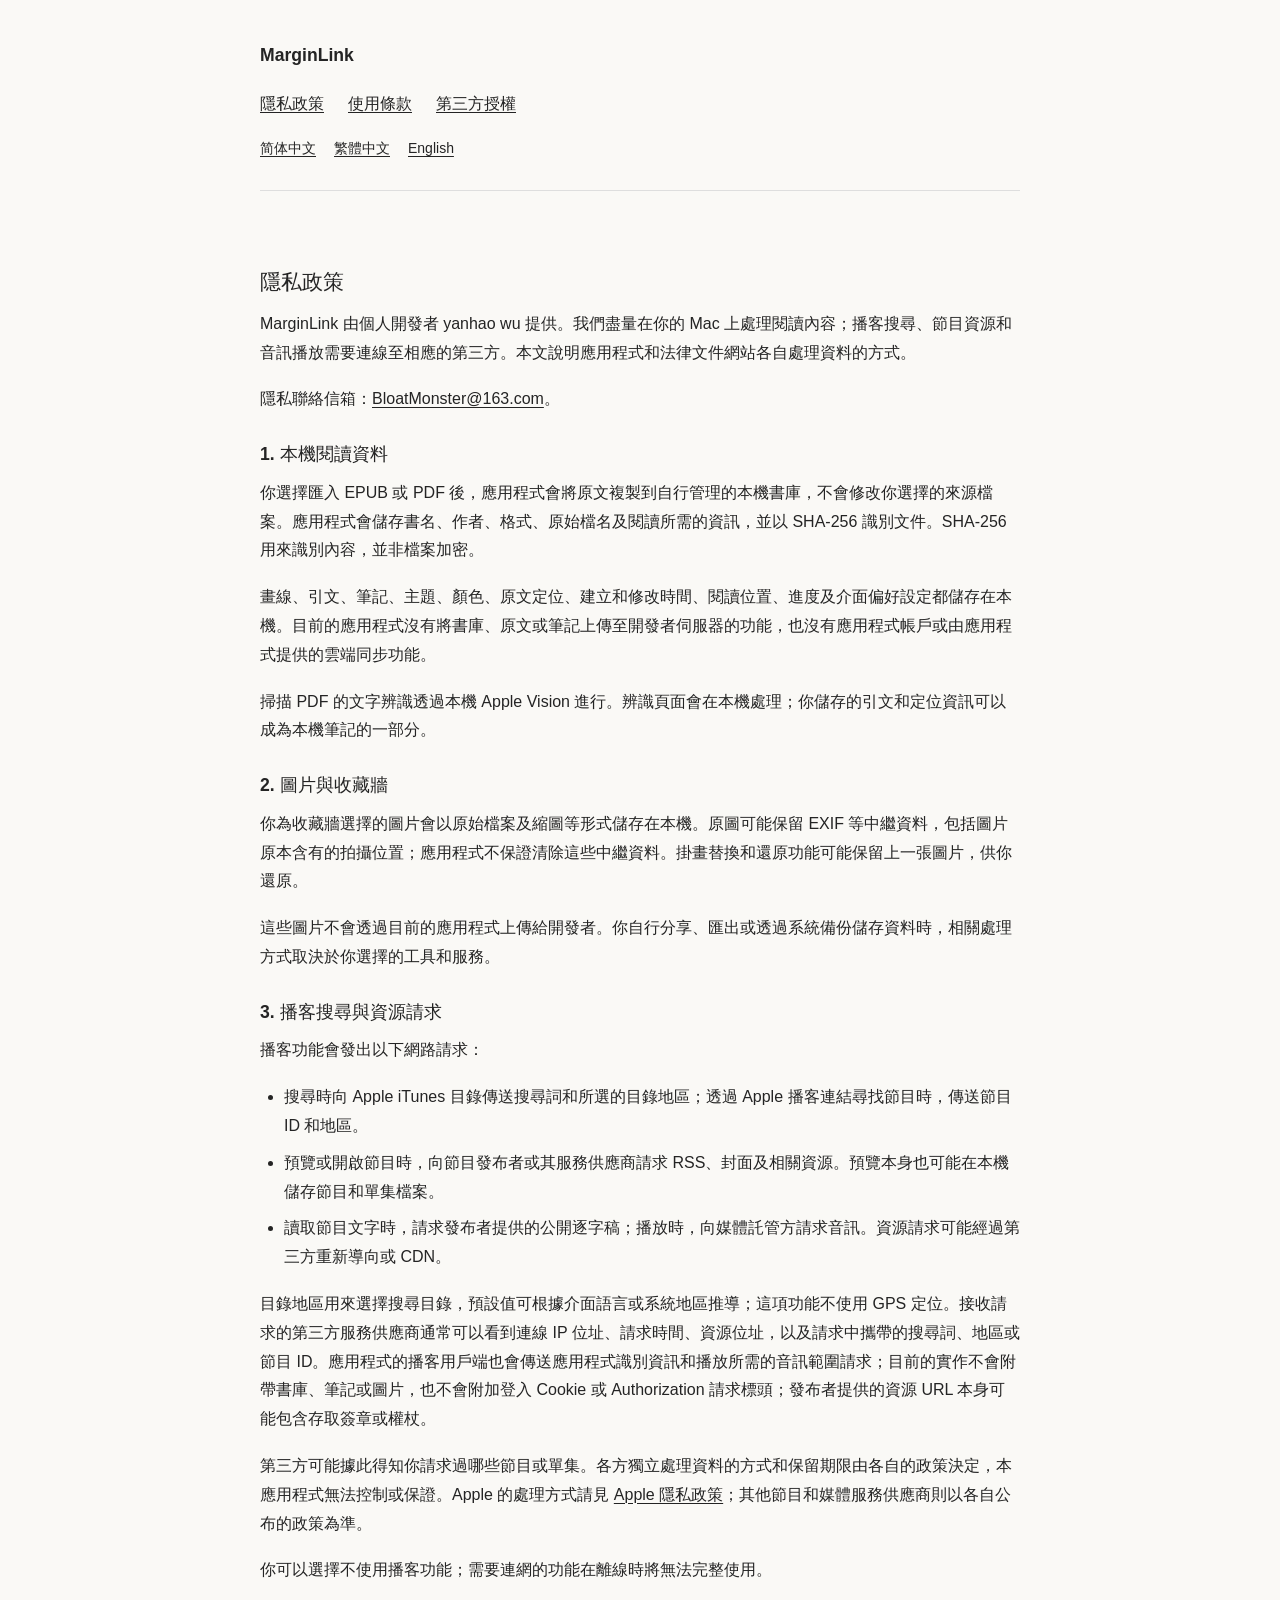
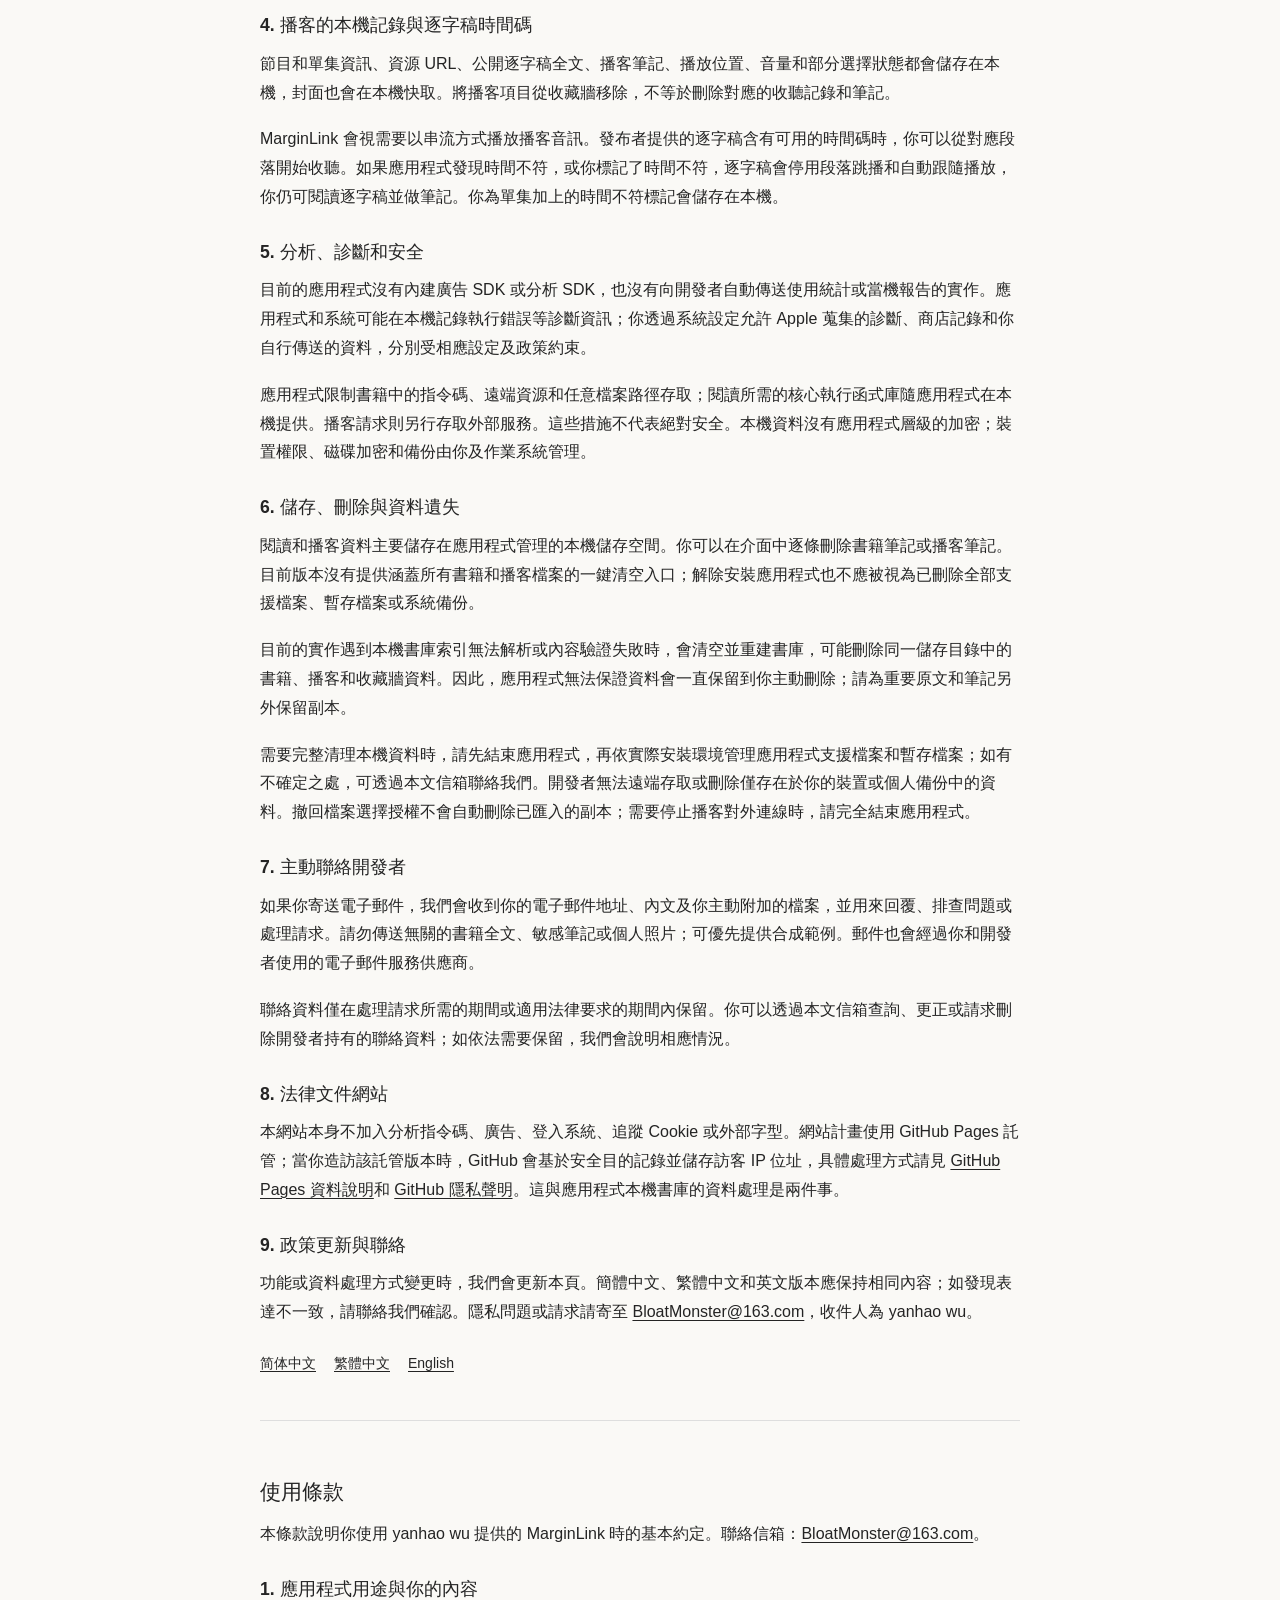
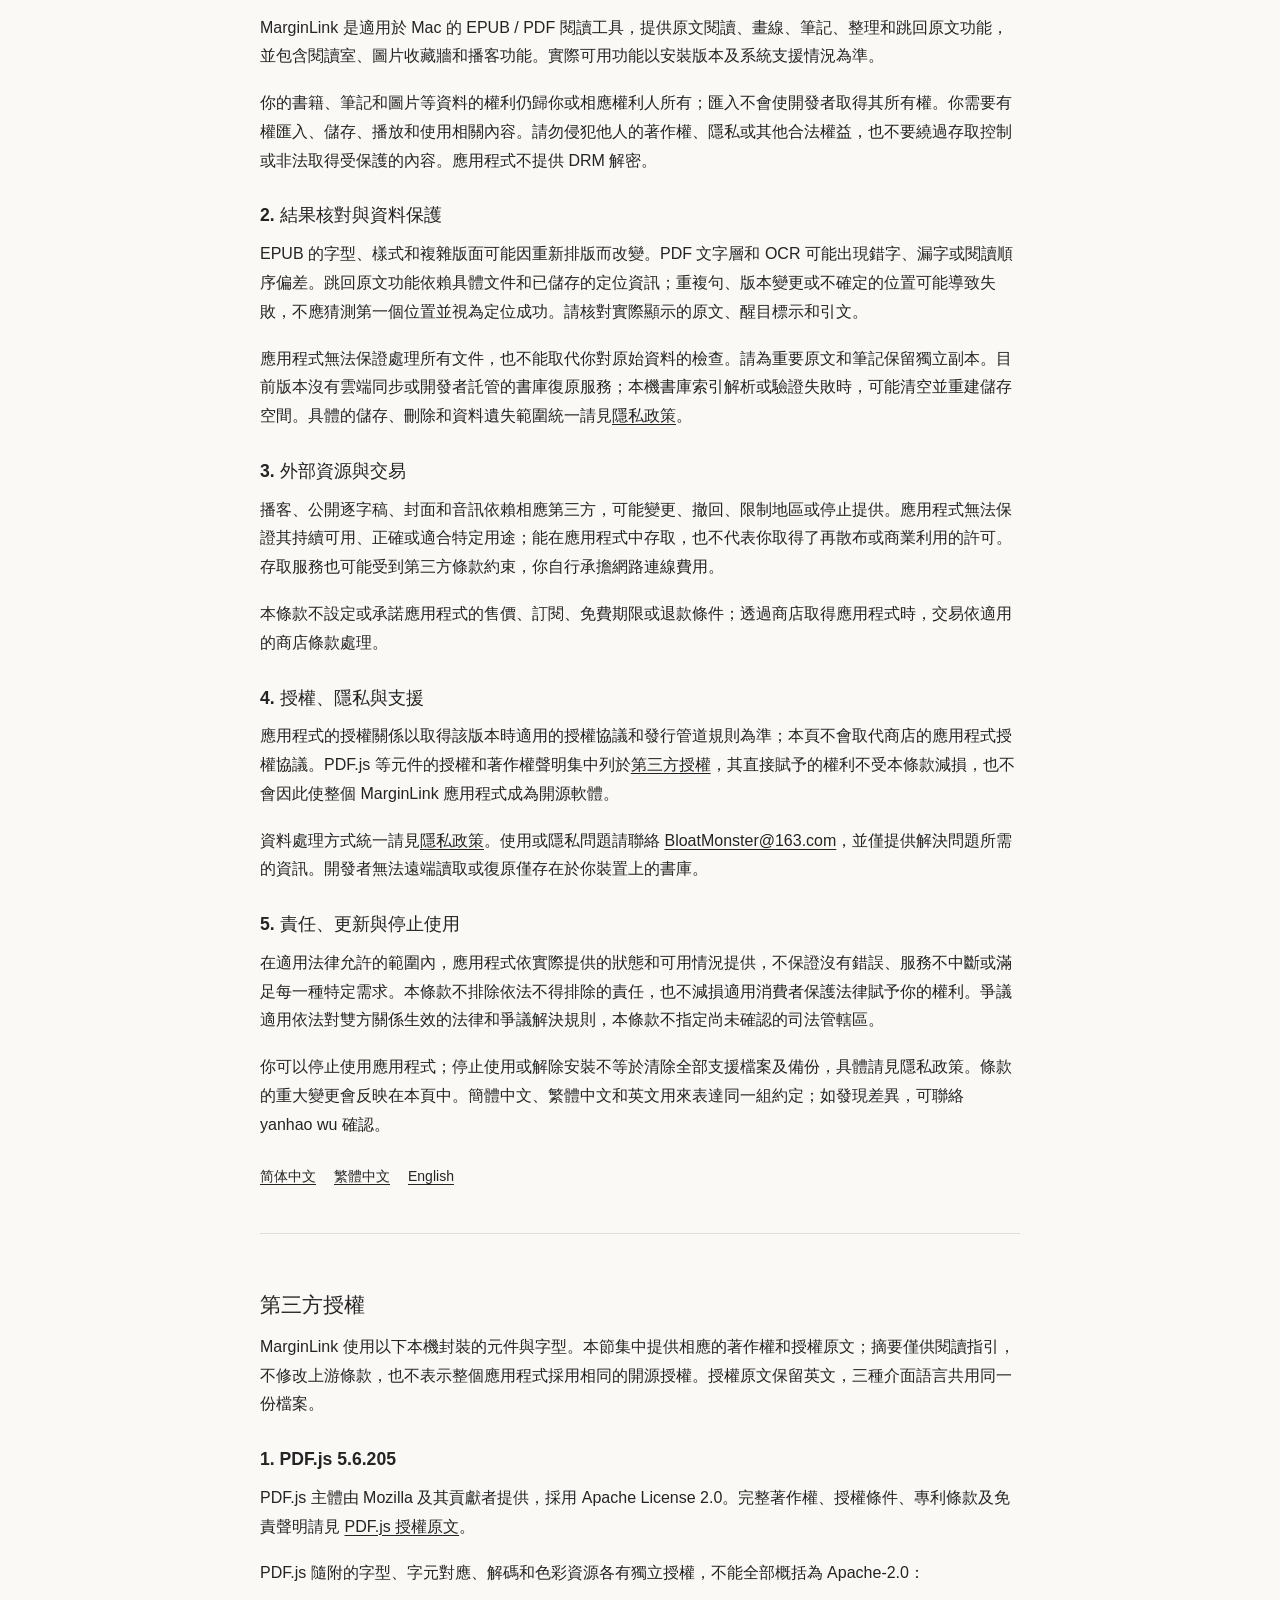
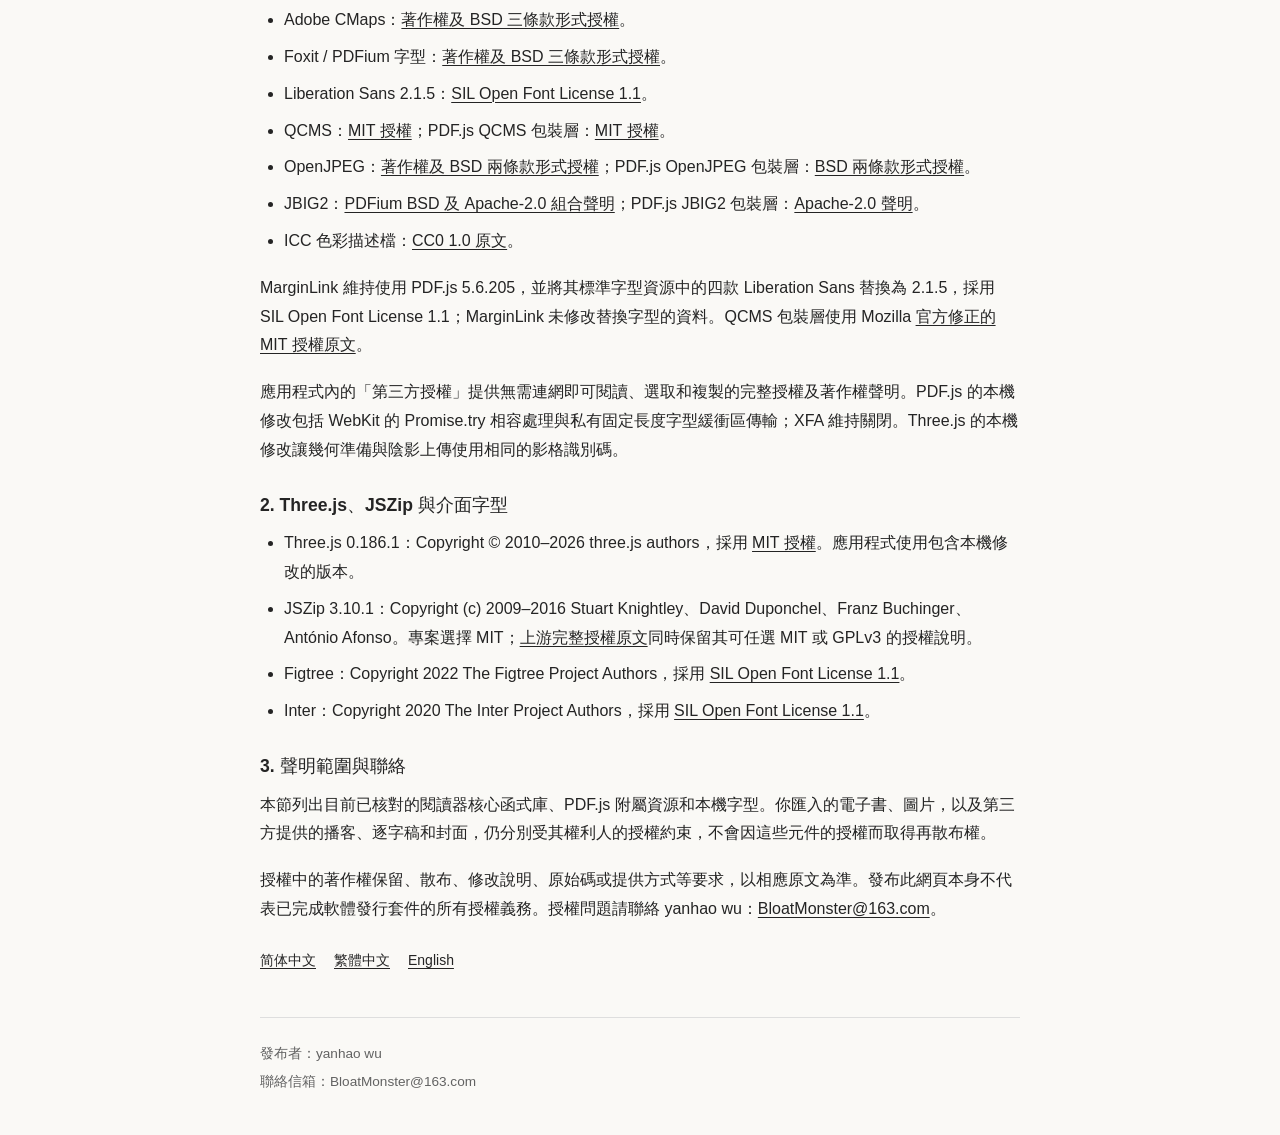
<file: zh-Hant/index.html>
<!doctype html>
<html lang="zh-Hant">
<head>
<meta charset="utf-8">
<meta name="viewport" content="width=device-width, initial-scale=1">
<title>MarginLink</title>
<link rel="stylesheet" href="../assets/style.css">
</head>
<body><a class="skip" href="#main">跳至正文</a><div class="page"><header><h1 class="brand"><a href="./">MarginLink</a></h1><nav aria-label="內容導覽"><a href="#privacy">隱私政策</a><a href="#terms">使用條款</a><a href="#licenses">第三方授權</a></nav><nav class="languages" aria-label="語言"><a href="../zh-Hans/" lang="zh-Hans" hreflang="zh-Hans">简体中文</a><a href="../zh-Hant/" lang="zh-Hant" hreflang="zh-Hant" aria-current="true">繁體中文</a><a href="../en/" lang="en" hreflang="en">English</a></nav></header><main id="main"><section id="privacy"><h2 id="隱私政策">隱私政策</h2>
<p>MarginLink 由個人開發者 yanhao wu 提供。我們盡量在你的 Mac 上處理閱讀內容；播客搜尋、節目資源和音訊播放需要連線至相應的第三方。本文說明應用程式和法律文件網站各自處理資料的方式。</p>
<p>隱私聯絡信箱：<a href="mailto:BloatMonster@163.com">BloatMonster@163.com</a>。</p>
<h3 id="1-本機閱讀資料">1. 本機閱讀資料</h3>
<p>你選擇匯入 EPUB 或 PDF 後，應用程式會將原文複製到自行管理的本機書庫，不會修改你選擇的來源檔案。應用程式會儲存書名、作者、格式、原始檔名及閱讀所需的資訊，並以 SHA-256 識別文件。SHA-256 用來識別內容，並非檔案加密。</p>
<p>畫線、引文、筆記、主題、顏色、原文定位、建立和修改時間、閱讀位置、進度及介面偏好設定都儲存在本機。目前的應用程式沒有將書庫、原文或筆記上傳至開發者伺服器的功能，也沒有應用程式帳戶或由應用程式提供的雲端同步功能。</p>
<p>掃描 PDF 的文字辨識透過本機 Apple Vision 進行。辨識頁面會在本機處理；你儲存的引文和定位資訊可以成為本機筆記的一部分。</p>
<h3 id="2-圖片與收藏牆">2. 圖片與收藏牆</h3>
<p>你為收藏牆選擇的圖片會以原始檔案及縮圖等形式儲存在本機。原圖可能保留 EXIF 等中繼資料，包括圖片原本含有的拍攝位置；應用程式不保證清除這些中繼資料。掛畫替換和還原功能可能保留上一張圖片，供你還原。</p>
<p>這些圖片不會透過目前的應用程式上傳給開發者。你自行分享、匯出或透過系統備份儲存資料時，相關處理方式取決於你選擇的工具和服務。</p>
<h3 id="3-播客搜尋與資源請求">3. 播客搜尋與資源請求</h3>
<p>播客功能會發出以下網路請求：</p>
<ul><li>搜尋時向 Apple iTunes 目錄傳送搜尋詞和所選的目錄地區；透過 Apple 播客連結尋找節目時，傳送節目 ID 和地區。</li><li>預覽或開啟節目時，向節目發布者或其服務供應商請求 RSS、封面及相關資源。預覽本身也可能在本機儲存節目和單集檔案。</li><li>讀取節目文字時，請求發布者提供的公開逐字稿；播放時，向媒體託管方請求音訊。資源請求可能經過第三方重新導向或 CDN。</li></ul>
<p>目錄地區用來選擇搜尋目錄，預設值可根據介面語言或系統地區推導；這項功能不使用 GPS 定位。接收請求的第三方服務供應商通常可以看到連線 IP 位址、請求時間、資源位址，以及請求中攜帶的搜尋詞、地區或節目 ID。應用程式的播客用戶端也會傳送應用程式識別資訊和播放所需的音訊範圍請求；目前的實作不會附帶書庫、筆記或圖片，也不會附加登入 Cookie 或 Authorization 請求標頭；發布者提供的資源 URL 本身可能包含存取簽章或權杖。</p>
<p>第三方可能據此得知你請求過哪些節目或單集。各方獨立處理資料的方式和保留期限由各自的政策決定，本應用程式無法控制或保證。Apple 的處理方式請見 <a href="https://www.apple.com/legal/privacy/">Apple 隱私政策</a>；其他節目和媒體服務供應商則以各自公布的政策為準。</p>
<p>你可以選擇不使用播客功能；需要連網的功能在離線時將無法完整使用。</p>
<h3 id="4-播客的本機記錄與暫存音訊">4. 播客的本機記錄與逐字稿時間碼</h3>
<p>節目和單集資訊、資源 URL、公開逐字稿全文、播客筆記、播放位置、音量和部分選擇狀態都會儲存在本機，封面也會在本機快取。將播客項目從收藏牆移除，不等於刪除對應的收聽記錄和筆記。</p>
<p>MarginLink 會視需要以串流方式播放播客音訊。發布者提供的逐字稿含有可用的時間碼時，你可以從對應段落開始收聽。如果應用程式發現時間不符，或你標記了時間不符，逐字稿會停用段落跳播和自動跟隨播放，你仍可閱讀逐字稿並做筆記。你為單集加上的時間不符標記會儲存在本機。</p>
<h3 id="5-分析診斷和安全">5. 分析、診斷和安全</h3>
<p>目前的應用程式沒有內建廣告 SDK 或分析 SDK，也沒有向開發者自動傳送使用統計或當機報告的實作。應用程式和系統可能在本機記錄執行錯誤等診斷資訊；你透過系統設定允許 Apple 蒐集的診斷、商店記錄和你自行傳送的資料，分別受相應設定及政策約束。</p>
<p>應用程式限制書籍中的指令碼、遠端資源和任意檔案路徑存取；閱讀所需的核心執行函式庫隨應用程式在本機提供。播客請求則另行存取外部服務。這些措施不代表絕對安全。本機資料沒有應用程式層級的加密；裝置權限、磁碟加密和備份由你及作業系統管理。</p>
<h3 id="6-儲存刪除與資料遺失">6. 儲存、刪除與資料遺失</h3>
<p>閱讀和播客資料主要儲存在應用程式管理的本機儲存空間。你可以在介面中逐條刪除書籍筆記或播客筆記。目前版本沒有提供涵蓋所有書籍和播客檔案的一鍵清空入口；解除安裝應用程式也不應被視為已刪除全部支援檔案、暫存檔案或系統備份。</p>
<p>目前的實作遇到本機書庫索引無法解析或內容驗證失敗時，會清空並重建書庫，可能刪除同一儲存目錄中的書籍、播客和收藏牆資料。因此，應用程式無法保證資料會一直保留到你主動刪除；請為重要原文和筆記另外保留副本。</p>
<p>需要完整清理本機資料時，請先結束應用程式，再依實際安裝環境管理應用程式支援檔案和暫存檔案；如有不確定之處，可透過本文信箱聯絡我們。開發者無法遠端存取或刪除僅存在於你的裝置或個人備份中的資料。撤回檔案選擇授權不會自動刪除已匯入的副本；需要停止播客對外連線時，請完全結束應用程式。</p>
<h3 id="7-主動聯絡開發者">7. 主動聯絡開發者</h3>
<p>如果你寄送電子郵件，我們會收到你的電子郵件地址、內文及你主動附加的檔案，並用來回覆、排查問題或處理請求。請勿傳送無關的書籍全文、敏感筆記或個人照片；可優先提供合成範例。郵件也會經過你和開發者使用的電子郵件服務供應商。</p>
<p>聯絡資料僅在處理請求所需的期間或適用法律要求的期間內保留。你可以透過本文信箱查詢、更正或請求刪除開發者持有的聯絡資料；如依法需要保留，我們會說明相應情況。</p>
<h3 id="8-法律文件網站">8. 法律文件網站</h3>
<p>本網站本身不加入分析指令碼、廣告、登入系統、追蹤 Cookie 或外部字型。網站計畫使用 GitHub Pages 託管；當你造訪該託管版本時，GitHub 會基於安全目的記錄並儲存訪客 IP 位址，具體處理方式請見 <a href="https://docs.github.com/en/pages/getting-started-with-github-pages/what-is-github-pages#data-collection">GitHub Pages 資料說明</a>和 <a href="https://docs.github.com/en/site-policy/privacy-policies/github-general-privacy-statement">GitHub 隱私聲明</a>。這與應用程式本機書庫的資料處理是兩件事。</p>
<h3 id="9-政策更新與聯絡">9. 政策更新與聯絡</h3>
<p>功能或資料處理方式變更時，我們會更新本頁。簡體中文、繁體中文和英文版本應保持相同內容；如發現表達不一致，請聯絡我們確認。隱私問題或請求請寄至 <a href="mailto:BloatMonster@163.com">BloatMonster@163.com</a>，收件人為 yanhao wu。</p><nav class="languages" aria-label="語言"><a href="../zh-Hans/#privacy" lang="zh-Hans" hreflang="zh-Hans">简体中文</a><a href="../zh-Hant/#privacy" lang="zh-Hant" hreflang="zh-Hant" aria-current="true">繁體中文</a><a href="../en/#privacy" lang="en" hreflang="en">English</a></nav></section><section id="terms"><h2 id="使用條款">使用條款</h2>
<p>本條款說明你使用 yanhao wu 提供的 MarginLink 時的基本約定。聯絡信箱：<a href="mailto:BloatMonster@163.com">BloatMonster@163.com</a>。</p>
<h3 id="1-應用程式用途與你的內容">1. 應用程式用途與你的內容</h3>
<p>MarginLink 是適用於 Mac 的 EPUB / PDF 閱讀工具，提供原文閱讀、畫線、筆記、整理和跳回原文功能，並包含閱讀室、圖片收藏牆和播客功能。實際可用功能以安裝版本及系統支援情況為準。</p>
<p>你的書籍、筆記和圖片等資料的權利仍歸你或相應權利人所有；匯入不會使開發者取得其所有權。你需要有權匯入、儲存、播放和使用相關內容。請勿侵犯他人的著作權、隱私或其他合法權益，也不要繞過存取控制或非法取得受保護的內容。應用程式不提供 DRM 解密。</p>
<h3 id="2-結果核對與資料保護">2. 結果核對與資料保護</h3>
<p>EPUB 的字型、樣式和複雜版面可能因重新排版而改變。PDF 文字層和 OCR 可能出現錯字、漏字或閱讀順序偏差。跳回原文功能依賴具體文件和已儲存的定位資訊；重複句、版本變更或不確定的位置可能導致失敗，不應猜測第一個位置並視為定位成功。請核對實際顯示的原文、醒目標示和引文。</p>
<p>應用程式無法保證處理所有文件，也不能取代你對原始資料的檢查。請為重要原文和筆記保留獨立副本。目前版本沒有雲端同步或開發者託管的書庫復原服務；本機書庫索引解析或驗證失敗時，可能清空並重建儲存空間。具體的儲存、刪除和資料遺失範圍統一請見<a href="#privacy">隱私政策</a>。</p>
<h3 id="3-外部資源與交易">3. 外部資源與交易</h3>
<p>播客、公開逐字稿、封面和音訊依賴相應第三方，可能變更、撤回、限制地區或停止提供。應用程式無法保證其持續可用、正確或適合特定用途；能在應用程式中存取，也不代表你取得了再散布或商業利用的許可。存取服務也可能受到第三方條款約束，你自行承擔網路連線費用。</p>
<p>本條款不設定或承諾應用程式的售價、訂閱、免費期限或退款條件；透過商店取得應用程式時，交易依適用的商店條款處理。</p>
<h3 id="4-授權隱私與支援">4. 授權、隱私與支援</h3>
<p>應用程式的授權關係以取得該版本時適用的授權協議和發行管道規則為準；本頁不會取代商店的應用程式授權協議。PDF.js 等元件的授權和著作權聲明集中列於<a href="#licenses">第三方授權</a>，其直接賦予的權利不受本條款減損，也不會因此使整個 MarginLink 應用程式成為開源軟體。</p>
<p>資料處理方式統一請見<a href="#privacy">隱私政策</a>。使用或隱私問題請聯絡 <a href="mailto:BloatMonster@163.com">BloatMonster@163.com</a>，並僅提供解決問題所需的資訊。開發者無法遠端讀取或復原僅存在於你裝置上的書庫。</p>
<h3 id="5-責任更新與停止使用">5. 責任、更新與停止使用</h3>
<p>在適用法律允許的範圍內，應用程式依實際提供的狀態和可用情況提供，不保證沒有錯誤、服務不中斷或滿足每一種特定需求。本條款不排除依法不得排除的責任，也不減損適用消費者保護法律賦予你的權利。爭議適用依法對雙方關係生效的法律和爭議解決規則，本條款不指定尚未確認的司法管轄區。</p>
<p>你可以停止使用應用程式；停止使用或解除安裝不等於清除全部支援檔案及備份，具體請見隱私政策。條款的重大變更會反映在本頁中。簡體中文、繁體中文和英文用來表達同一組約定；如發現差異，可聯絡 yanhao wu 確認。</p><nav class="languages" aria-label="語言"><a href="../zh-Hans/#terms" lang="zh-Hans" hreflang="zh-Hans">简体中文</a><a href="../zh-Hant/#terms" lang="zh-Hant" hreflang="zh-Hant" aria-current="true">繁體中文</a><a href="../en/#terms" lang="en" hreflang="en">English</a></nav></section><section id="licenses"><h2 id="第三方授權">第三方授權</h2>
<p>MarginLink 使用以下本機封裝的元件與字型。本節集中提供相應的著作權和授權原文；摘要僅供閱讀指引，不修改上游條款，也不表示整個應用程式採用相同的開源授權。授權原文保留英文，三種介面語言共用同一份檔案。</p>
<h3 id="1-pdfjs-56205">1. PDF.js 5.6.205</h3>
<p>PDF.js 主體由 Mozilla 及其貢獻者提供，採用 Apache License 2.0。完整著作權、授權條件、專利條款及免責聲明請見 <a href="../assets/licenses/pdfjs/LICENSE.txt">PDF.js 授權原文</a>。</p>
<p>PDF.js 隨附的字型、字元對應、解碼和色彩資源各有獨立授權，不能全部概括為 Apache-2.0：</p>
<ul><li>Adobe CMaps：<a href="../assets/licenses/pdfjs/cmaps/LICENSE.txt">著作權及 BSD 三條款形式授權</a>。</li><li>Foxit / PDFium 字型：<a href="../assets/licenses/pdfjs/standard-fonts/LICENSE_FOXIT.txt">著作權及 BSD 三條款形式授權</a>。</li><li>Liberation Sans 2.1.5：<a href="../assets/licenses/pdfjs/standard-fonts/LICENSE_LIBERATION.txt">SIL Open Font License 1.1</a>。</li><li>QCMS：<a href="../assets/licenses/pdfjs/wasm/LICENSE_QCMS.txt">MIT 授權</a>；PDF.js QCMS 包裝層：<a href="../assets/licenses/pdfjs/wasm/LICENSE_PDFJS_QCMS.txt">MIT 授權</a>。</li><li>OpenJPEG：<a href="../assets/licenses/pdfjs/wasm/LICENSE_OPENJPEG.txt">著作權及 BSD 兩條款形式授權</a>；PDF.js OpenJPEG 包裝層：<a href="../assets/licenses/pdfjs/wasm/LICENSE_PDFJS_OPENJPEG.txt">BSD 兩條款形式授權</a>。</li><li>JBIG2：<a href="../assets/licenses/pdfjs/wasm/LICENSE_JBIG2.txt">PDFium BSD 及 Apache-2.0 組合聲明</a>；PDF.js JBIG2 包裝層：<a href="../assets/licenses/pdfjs/wasm/LICENSE_PDFJS_JBIG2.txt">Apache-2.0 聲明</a>。</li><li>ICC 色彩描述檔：<a href="../assets/licenses/pdfjs/iccs/LICENSE.txt">CC0 1.0 原文</a>。</li></ul>
<p>MarginLink 維持使用 PDF.js 5.6.205，並將其標準字型資源中的四款 Liberation Sans 替換為 2.1.5，採用 SIL Open Font License 1.1；MarginLink 未修改替換字型的資料。QCMS 包裝層使用 Mozilla <a href="https://github.com/mozilla/pdf.js/pull/21747">官方修正的 MIT 授權原文</a>。</p>
<p>應用程式內的「第三方授權」提供無需連網即可閱讀、選取和複製的完整授權及著作權聲明。PDF.js 的本機修改包括 WebKit 的 Promise.try 相容處理與私有固定長度字型緩衝區傳輸；XFA 維持關閉。Three.js 的本機修改讓幾何準備與陰影上傳使用相同的影格識別碼。</p>
<h3 id="2-threejsjszip-與介面字型">2. Three.js、JSZip 與介面字型</h3>
<ul><li>Three.js 0.186.1：Copyright © 2010–2026 three.js authors，採用 <a href="../assets/licenses/three/LICENSE.txt">MIT 授權</a>。應用程式使用包含本機修改的版本。</li><li>JSZip 3.10.1：Copyright (c) 2009–2016 Stuart Knightley、David Duponchel、Franz Buchinger、António Afonso。專案選擇 MIT；<a href="../assets/licenses/jszip/LICENSE.txt">上游完整授權原文</a>同時保留其可任選 MIT 或 GPLv3 的授權說明。</li><li>Figtree：Copyright 2022 The Figtree Project Authors，採用 <a href="../assets/licenses/fonts/figtree-OFL.txt">SIL Open Font License 1.1</a>。</li><li>Inter：Copyright 2020 The Inter Project Authors，採用 <a href="../assets/licenses/fonts/inter-OFL.txt">SIL Open Font License 1.1</a>。</li></ul>
<h3 id="3-聲明範圍與聯絡">3. 聲明範圍與聯絡</h3>
<p>本節列出目前已核對的閱讀器核心函式庫、PDF.js 附屬資源和本機字型。你匯入的電子書、圖片，以及第三方提供的播客、逐字稿和封面，仍分別受其權利人的授權約束，不會因這些元件的授權而取得再散布權。</p>
<p>授權中的著作權保留、散布、修改說明、原始碼或提供方式等要求，以相應原文為準。發布此網頁本身不代表已完成軟體發行套件的所有授權義務。授權問題請聯絡 yanhao wu：<a href="mailto:BloatMonster@163.com">BloatMonster@163.com</a>。</p><nav class="languages" aria-label="語言"><a href="../zh-Hans/#licenses" lang="zh-Hans" hreflang="zh-Hans">简体中文</a><a href="../zh-Hant/#licenses" lang="zh-Hant" hreflang="zh-Hant" aria-current="true">繁體中文</a><a href="../en/#licenses" lang="en" hreflang="en">English</a></nav></section></main><footer><p>發布者：yanhao wu</p><p>聯絡信箱：BloatMonster@163.com</p></footer></div></body>
</html>
</file>
<file: assets/style.css>
:root {
  color-scheme: light;
  font-family: -apple-system, BlinkMacSystemFont, "Segoe UI", sans-serif;
  color: #242424;
  background: #faf9f6;
  font-synthesis: none;
  line-height: 1.8;
  text-rendering: optimizeLegibility;
}

* { box-sizing: border-box; }
body { margin: 0; }
.page { width: min(100% - 48px, 760px); margin: 0 auto; }
header { padding: 40px 0 28px; border-bottom: 1px solid #dedede; }
.brand { font-size: 1.1rem; font-weight: 650; text-decoration: none; }
h1.brand { margin: 0; letter-spacing: normal; line-height: inherit; }
.brand a { text-decoration: none; }
nav { display: flex; flex-wrap: wrap; gap: 8px 24px; margin-top: 18px; }
.languages { gap: 8px 18px; font-size: .875rem; }
a { color: inherit; text-underline-offset: .2em; text-decoration-thickness: 1px; }
a:hover { text-decoration-thickness: 2px; }
a[aria-current] { font-weight: 650; }
:focus-visible { outline: 2px solid #666; outline-offset: 4px; border-radius: 2px; }
.skip { position: absolute; top: 8px; left: 8px; padding: 6px 12px; background: #fff; transform: translateY(-160%); }
.skip:focus { transform: translateY(0); }
main { padding: 28px 0 44px; overflow-wrap: anywhere; }
h1, h2, h3 { line-height: 1.4; font-weight: 650; scroll-margin-top: 24px; }
h1 { margin: 12px 0 28px; font-size: clamp(1.7rem, 4vw, 2.2rem); letter-spacing: -.025em; }
h2 { margin: 36px 0 14px; font-size: 1.3rem; }
h3 { margin: 28px 0 12px; font-size: 1.1rem; }
h4 { margin: 24px 0 10px; font-size: 1rem; line-height: 1.4; }
section { padding-top: 12px; scroll-margin-top: 24px; }
section + section { margin-top: 44px; padding-top: 20px; border-top: 1px solid #dedede; }
section > .languages { margin-top: 24px; }
p, ul { margin: 0 0 18px; }
ul { padding-left: 1.5em; }
li + li { margin-top: 8px; }
.documents { list-style: none; padding: 0; }
.documents a { display: inline-block; padding: 6px 0; }
code { font-family: ui-monospace, "SFMono-Regular", Menlo, monospace; font-size: .9em; background: #ededed; padding: .12em .3em; }
footer { padding: 24px 0 36px; border-top: 1px solid #dedede; color: #626262; font-size: .85rem; overflow-wrap: anywhere; }
footer p { margin: 0 0 4px; }
@media (max-width: 480px) {
  .page { width: calc(100% - 32px); }
  header { padding-top: 28px; }
  nav { gap: 8px 18px; }
}
@media print {
  :root { background: #fff; }
  .page { width: 100%; }
  header nav, .skip { display: none; }
  a { text-decoration: none; }
}
</file>
